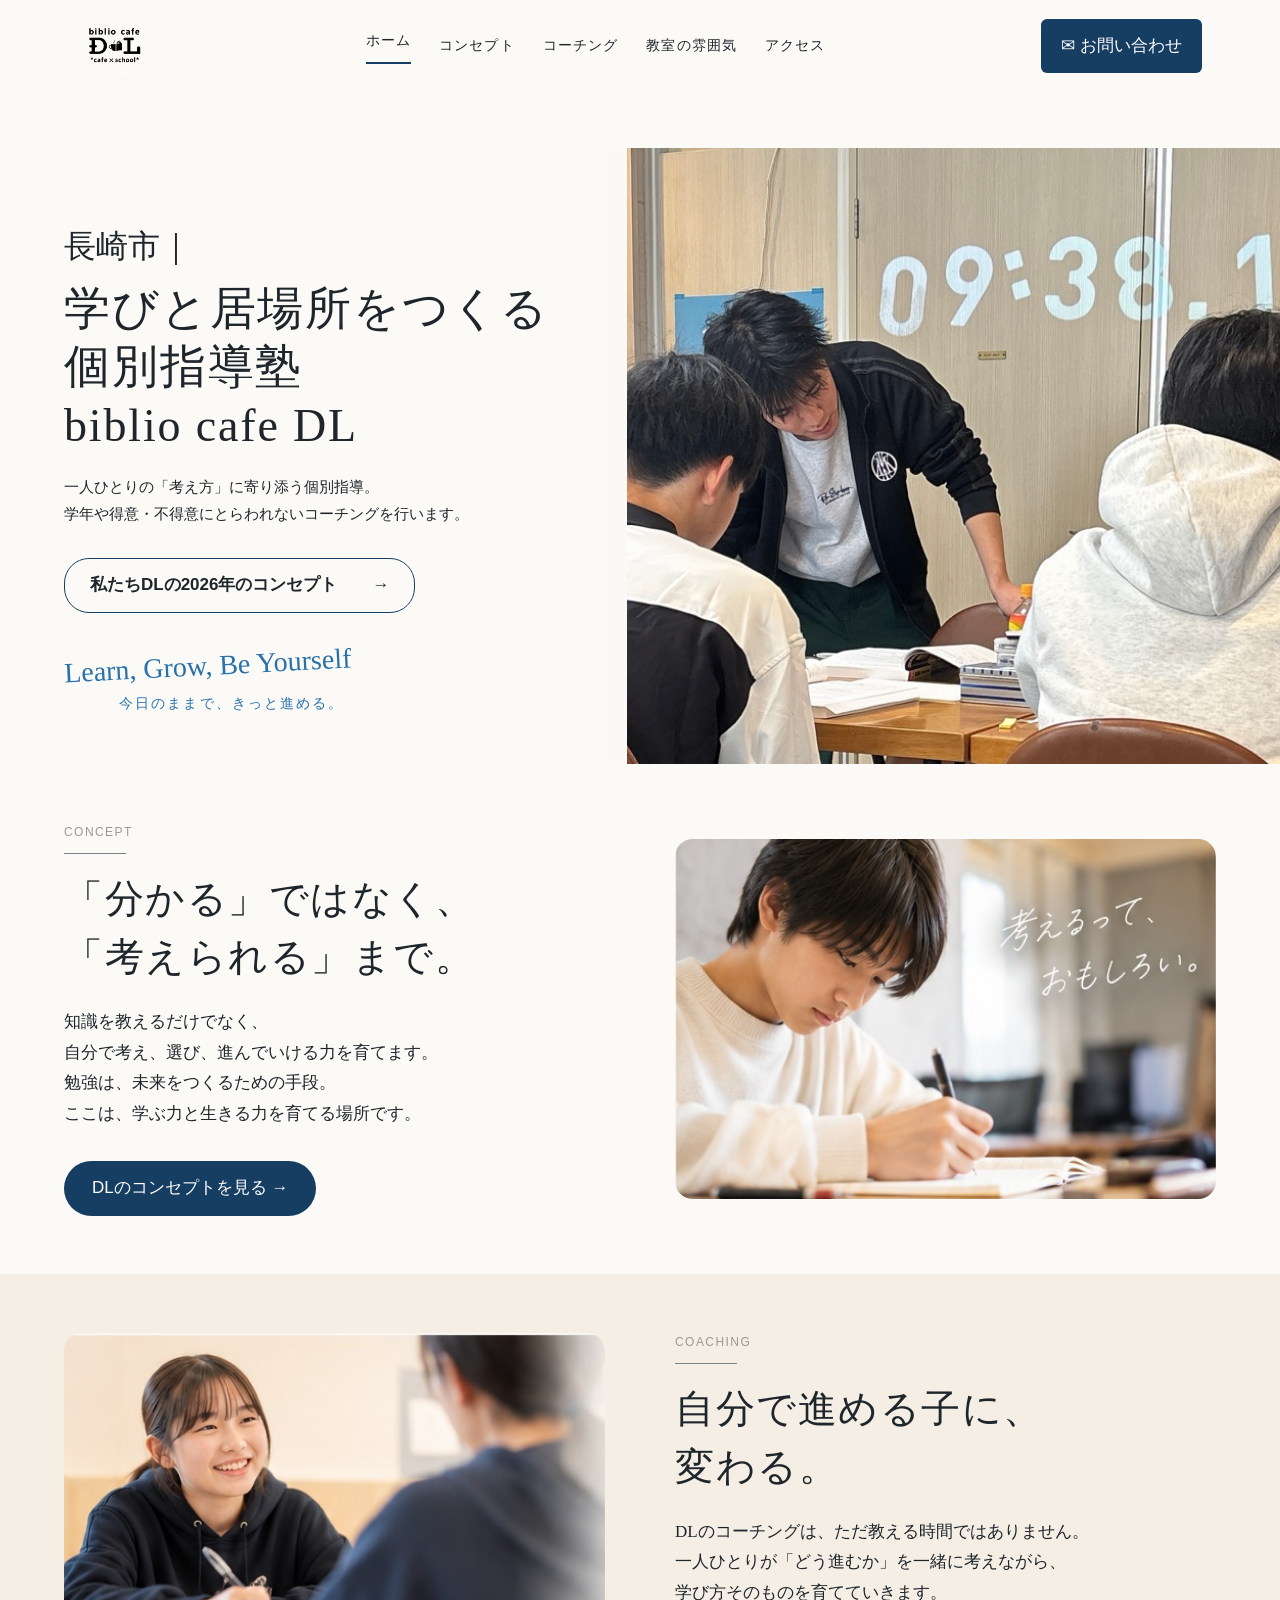
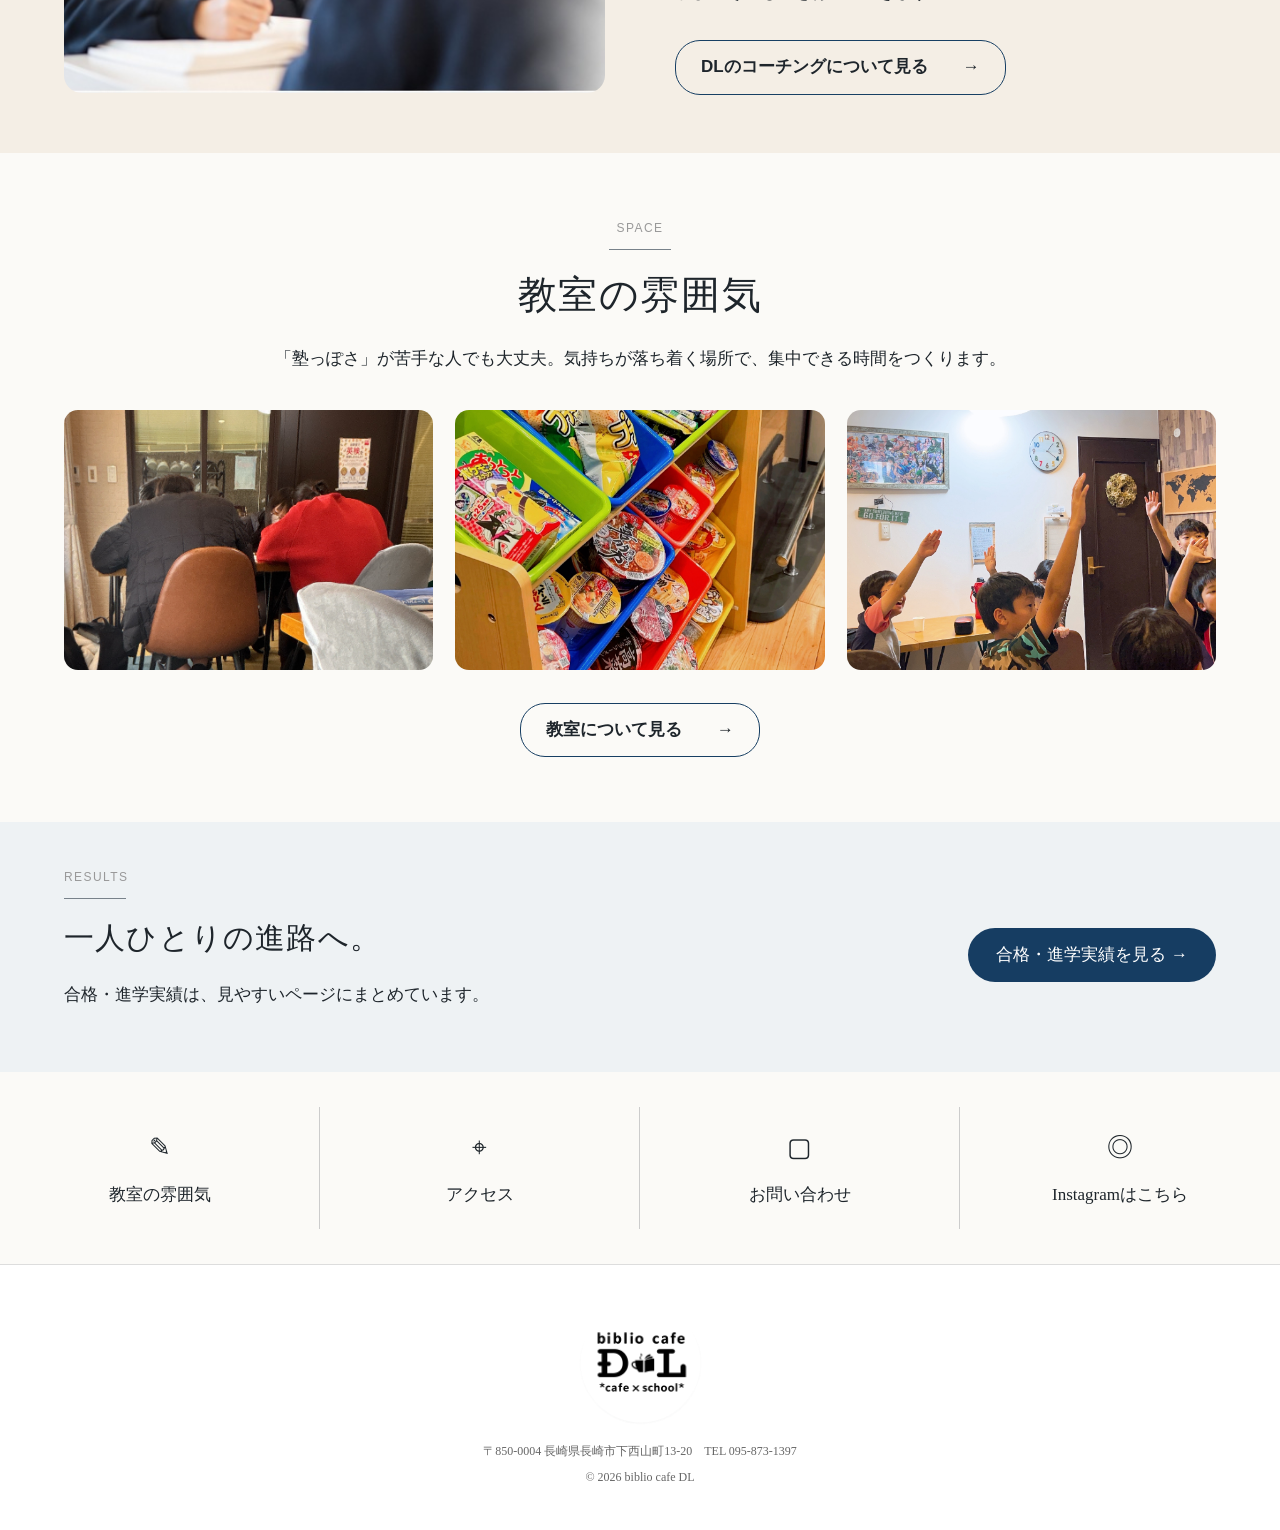
<file: index.html>
<!DOCTYPE html>
<html lang="ja">
<head>
<meta charset="UTF-8">
<meta name="viewport" content="width=device-width, initial-scale=1.0">
<title>biblio cafe DL | 長崎市の個別指導塾</title>
<meta name="description" content="長崎市の個別指導塾 biblio cafe DL。一人ひとりの考え方に寄り添い、自分で考え、進める力を育てる個別コーチング。">
<link rel="icon" href="favicon-32.png">
<link rel="apple-touch-icon" href="favicon-180.png">
<link rel="stylesheet" href="style.css">
</head>
<body class="home-new">
<header class="home-header">
  <a class="home-logo" href="index.html"><img src="images/logo.png" alt="biblio cafe DL"></a>
  <nav class="home-nav" aria-label="メインナビゲーション">
    <a class="active" href="index.html">ホーム</a><a href="concept/index.html">コンセプト</a><a href="coaching/index.html">コーチング</a><a href="#atmosphere">教室の雰囲気</a><a href="access/index.html">アクセス</a>
  </nav>
  <a class="home-contact" href="https://docs.google.com/forms/d/e/1FAIpQLSdgR7h0TdumAXBLx9tAbLhRIxQ76mgIs3fLgzI0AioL52q6gQ/viewform" target="_blank" rel="noopener">✉ お問い合わせ</a>
</header>

<main>
<section class="home-hero">
  <div class="hero-copy">
    <p class="hero-city">長崎市｜</p>
    <h1>学びと居場所をつくる<br>個別指導塾<br>biblio cafe DL</h1>
    <p>一人ひとりの「考え方」に寄り添う個別指導。<br>学年や得意・不得意にとらわれないコーチングを行います。</p>
    <a class="outline-btn" href="concept/index.html">私たちDLの2026年のコンセプト <span>→</span></a>
    <p class="hero-tag">Learn, Grow, Be Yourself</p>
    <p class="hero-subtag">今日のままで、きっと進める。</p>
  </div>
  <div class="hero-photo"><img src="coaching-main.jpg" alt="biblio cafe DLで先生と生徒が学ぶ様子"></div>
</section>

<section class="feature feature-concept">
  <div class="feature-copy">
    <p class="eyebrow">CONCEPT</p>
    <h2>「分かる」ではなく、<br>「考えられる」まで。</h2>
    <p>知識を教えるだけでなく、<br>自分で考え、選び、進んでいける力を育てます。<br>勉強は、未来をつくるための手段。<br>ここは、学ぶ力と生きる力を育てる場所です。</p>
    <a class="solid-btn" href="concept/index.html">DLのコンセプトを見る <span>→</span></a>
  </div>
  <div class="feature-photo"><img src="images/sample-concept.jpg" alt="考えながら学ぶ生徒の様子"></div>
</section>

<section class="feature feature-coaching">
  <div class="feature-photo"><img src="images/sample-coaching.jpg" alt="DLの個別コーチング"></div>
  <div class="feature-copy">
    <p class="eyebrow">COACHING</p>
    <h2>自分で進める子に、<br>変わる。</h2>
    <p>DLのコーチングは、ただ教える時間ではありません。<br>一人ひとりが「どう進むか」を一緒に考えながら、<br>学び方そのものを育てていきます。</p>
    <a class="outline-btn" href="coaching/index.html">DLのコーチングについて見る <span>→</span></a>
  </div>
</section>

<section id="atmosphere" class="atmosphere">
  <p class="eyebrow">SPACE</p><h2>教室の雰囲気</h2>
  <p>「塾っぽさ」が苦手な人でも大丈夫。気持ちが落ち着く場所で、集中できる時間をつくります。</p>
  <div class="atmosphere-grid"><img src="images/small_group.jpg" alt="教室の様子"><img src="images/snacks.jpg" alt="スナックコーナー"><img src="images/yes_we_can.jpg" alt="学びの様子"></div>
  <a class="outline-btn" href="space/index.html">教室について見る <span>→</span></a>
</section>

<section class="home-results">
  <div><p class="eyebrow">RESULTS</p><h2>一人ひとりの進路へ。</h2><p>合格・進学実績は、見やすいページにまとめています。</p></div>
  <a class="solid-btn" href="results/index.html">合格・進学実績を見る <span>→</span></a>
</section>

<section class="quick-links">
  <a href="space/index.html"><span>✎</span>教室の雰囲気</a>
  <a href="access/index.html"><span>⌖</span>アクセス</a>
  <a href="https://docs.google.com/forms/d/e/1FAIpQLSdgR7h0TdumAXBLx9tAbLhRIxQ76mgIs3fLgzI0AioL52q6gQ/viewform" target="_blank" rel="noopener"><span>▢</span>お問い合わせ</a>
  <a href="https://www.instagram.com/bibliocafe_dl/" target="_blank" rel="noopener"><span>◎</span>Instagramはこちら</a>
</section>
</main>
<footer class="home-footer"><img src="images/logo.png" alt="biblio cafe DL"><p>〒850-0004 長崎県長崎市下西山町13-20　TEL 095-873-1397</p><p>© 2026 biblio cafe DL</p></footer>
</body></html>
</file>
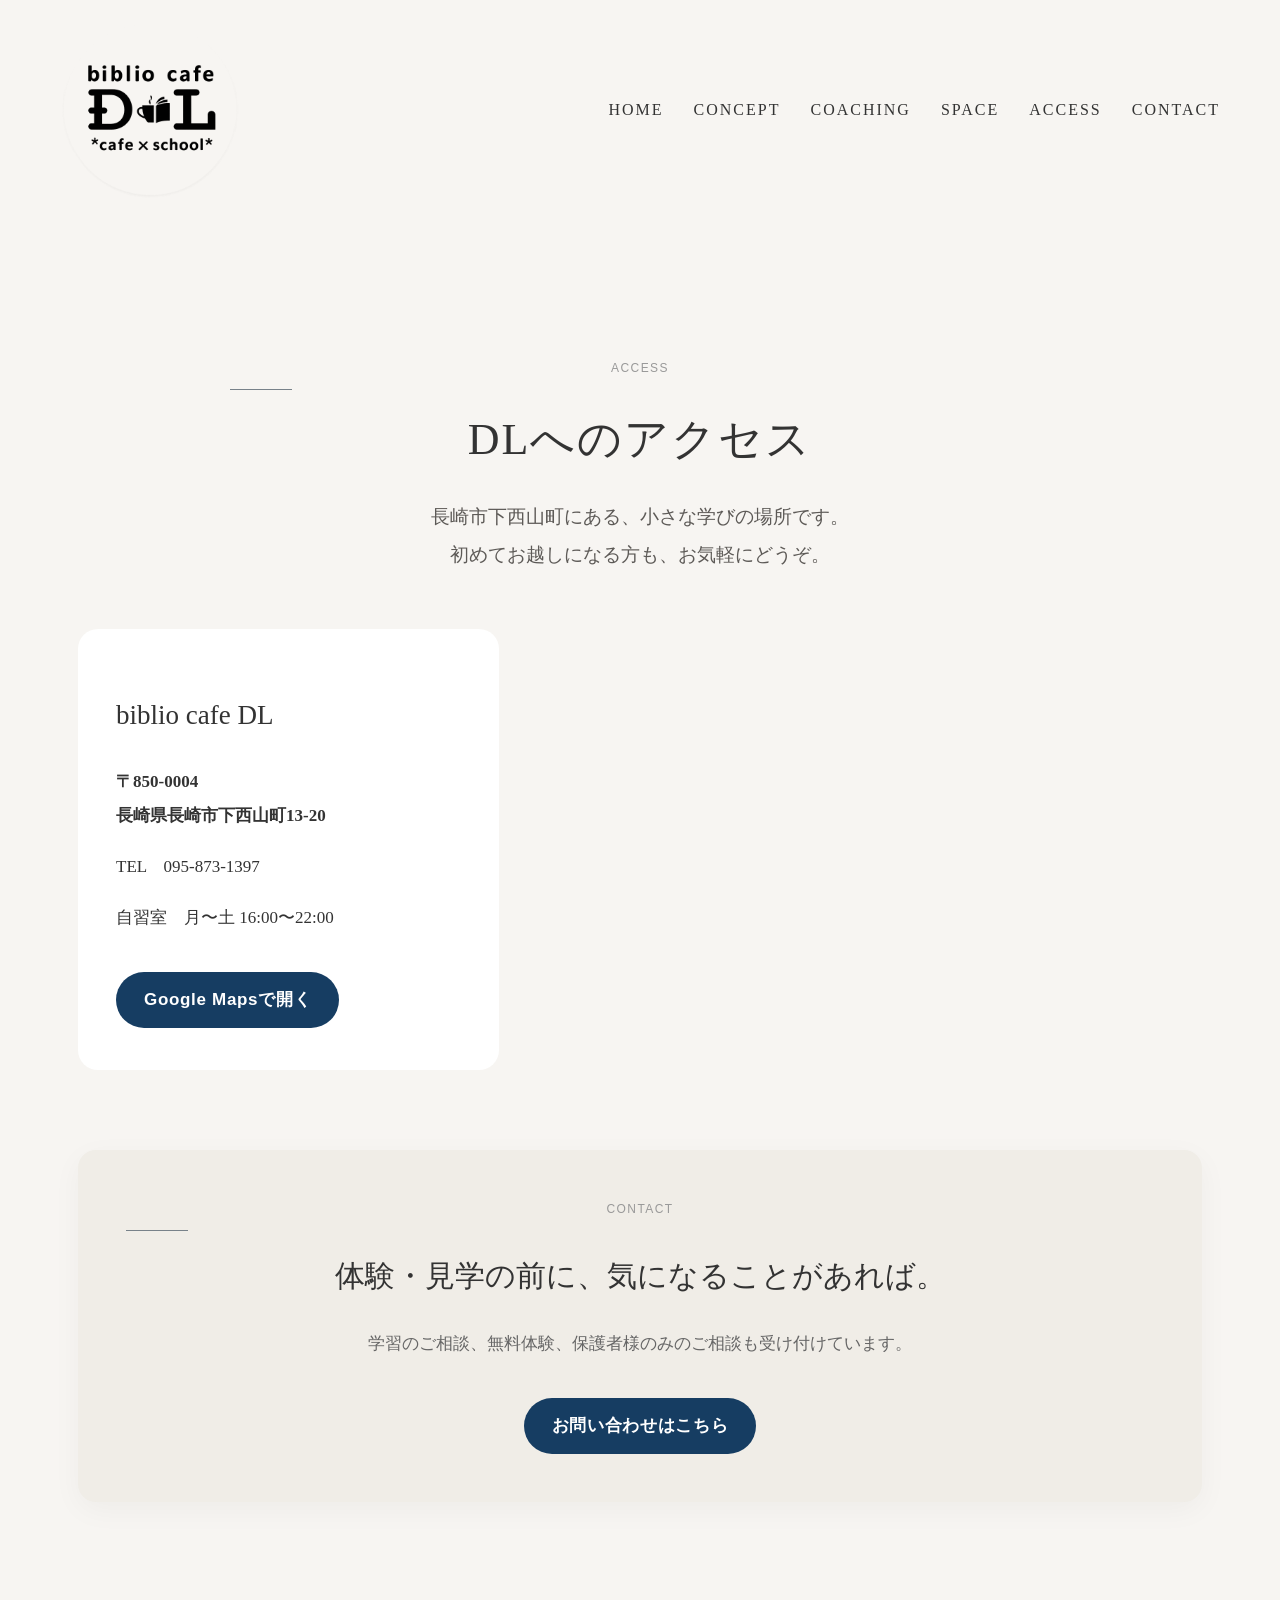
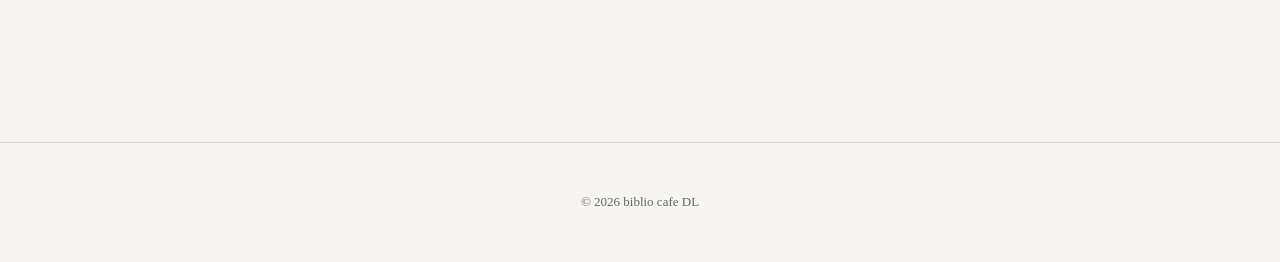
<file: access/index.html>
<!DOCTYPE html><html lang="ja"><head><meta charset="UTF-8"><meta name="viewport" content="width=device-width,initial-scale=1"><title>ACCESS | biblio cafe DL</title><meta name="description" content="biblio cafe DLへのアクセス。長崎県長崎市下西山町13-20。"><link rel="icon" href="../favicon-32.png"><link rel="apple-touch-icon" href="../favicon-180.png"><link rel="stylesheet" href="../style.css"></head><body>
<header class="site-header"><div class="logo"><a href="../index.html"><img src="../images/logo.png" alt="biblio cafe DL"></a></div><nav class="main-nav"><ul><li><a href="../index.html">Home</a></li><li><a href="../concept/index.html">Concept</a></li><li><a href="../coaching/index.html">Coaching</a></li><li><a href="../space/index.html">Space</a></li><li><a href="../access/index.html">Access</a></li><li><a href="https://docs.google.com/forms/d/e/1FAIpQLSdgR7h0TdumAXBLx9tAbLhRIxQ76mgIs3fLgzI0AioL52q6gQ/viewform" target="_blank" rel="noopener">Contact</a></li></ul></nav></header>
<main class="page-shell"><section class="page-intro"><p class="eyebrow">ACCESS</p><h1>DLへのアクセス</h1><p>長崎市下西山町にある、小さな学びの場所です。<br>初めてお越しになる方も、お気軽にどうぞ。</p></section>
<section class="access-layout"><div class="access-card"><h2>biblio cafe DL</h2><p><strong>〒850-0004<br>長崎県長崎市下西山町13-20</strong></p><p>TEL　095-873-1397</p><p>自習室　月〜土 16:00〜22:00</p><a class="primary-button" href="https://www.google.com/maps/search/?api=1&query=biblio+cafe+DL+長崎市下西山町13-20" target="_blank" rel="noopener">Google Mapsで開く</a></div><div class="access-map"><iframe src="https://www.google.com/maps/embed?pb=!1m18!1m12!1m3!1d3355.3024678767365!2d129.88378607469286!3d32.757707884974316!2m3!1f0!2f0!3f0!3m2!1i1024!2i768!4f13.1!3m3!1m2!1s0x351553ab2b35c2a1%3A0xf687008f303d8802!2sbiblio%20cafe%20DL!5e0!3m2!1sja!2sjp!4v1772550015243!5m2!1sja!2sjp" loading="lazy" allowfullscreen referrerpolicy="no-referrer-when-downgrade"></iframe></div></section>
<section class="page-cta"><p class="eyebrow">CONTACT</p><h2>体験・見学の前に、気になることがあれば。</h2><p>学習のご相談、無料体験、保護者様のみのご相談も受け付けています。</p><a class="primary-button" href="https://docs.google.com/forms/d/e/1FAIpQLSdgR7h0TdumAXBLx9tAbLhRIxQ76mgIs3fLgzI0AioL52q6gQ/viewform" target="_blank" rel="noopener">お問い合わせはこちら</a></section></main>
<footer class="simple-footer"><p>© 2026 biblio cafe DL</p></footer></body></html>
</file>
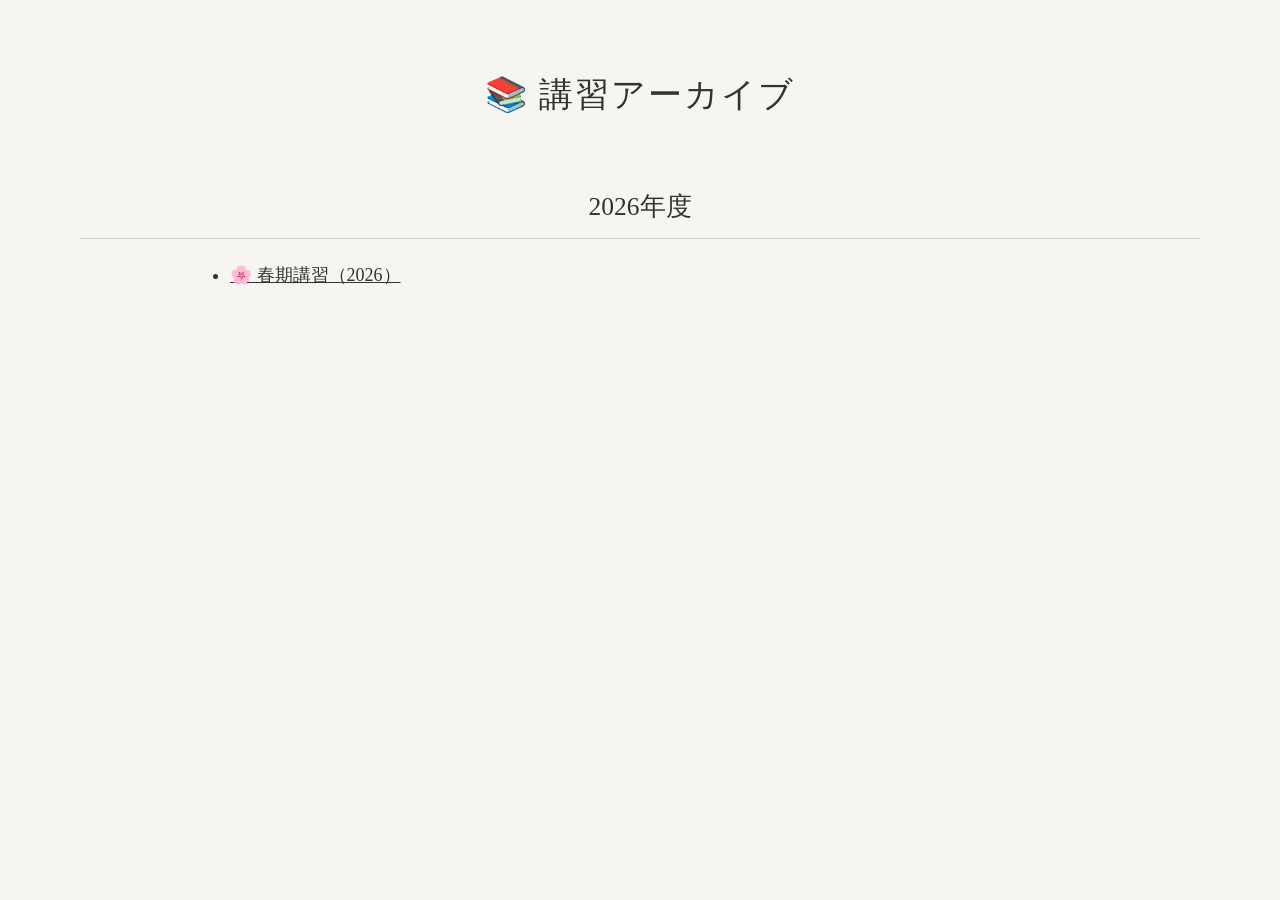
<file: archive/index.html>
<!DOCTYPE html>
<html lang="ja">
<head>
<meta charset="UTF-8">
<title>講習アーカイブ | biblio cafe DL</title>
<link rel="stylesheet" href="../style.css">
</head>

<body>
<div class="container">
<h1>📚 講習アーカイブ</h1>

<section>
<h2>2026年度</h2>
<ul>
<li>
<a href="spring-2026.html">
🌸 春期講習（2026）
</a>
</li>
</ul>
</section>

</div>
</body>
</html>
</file>
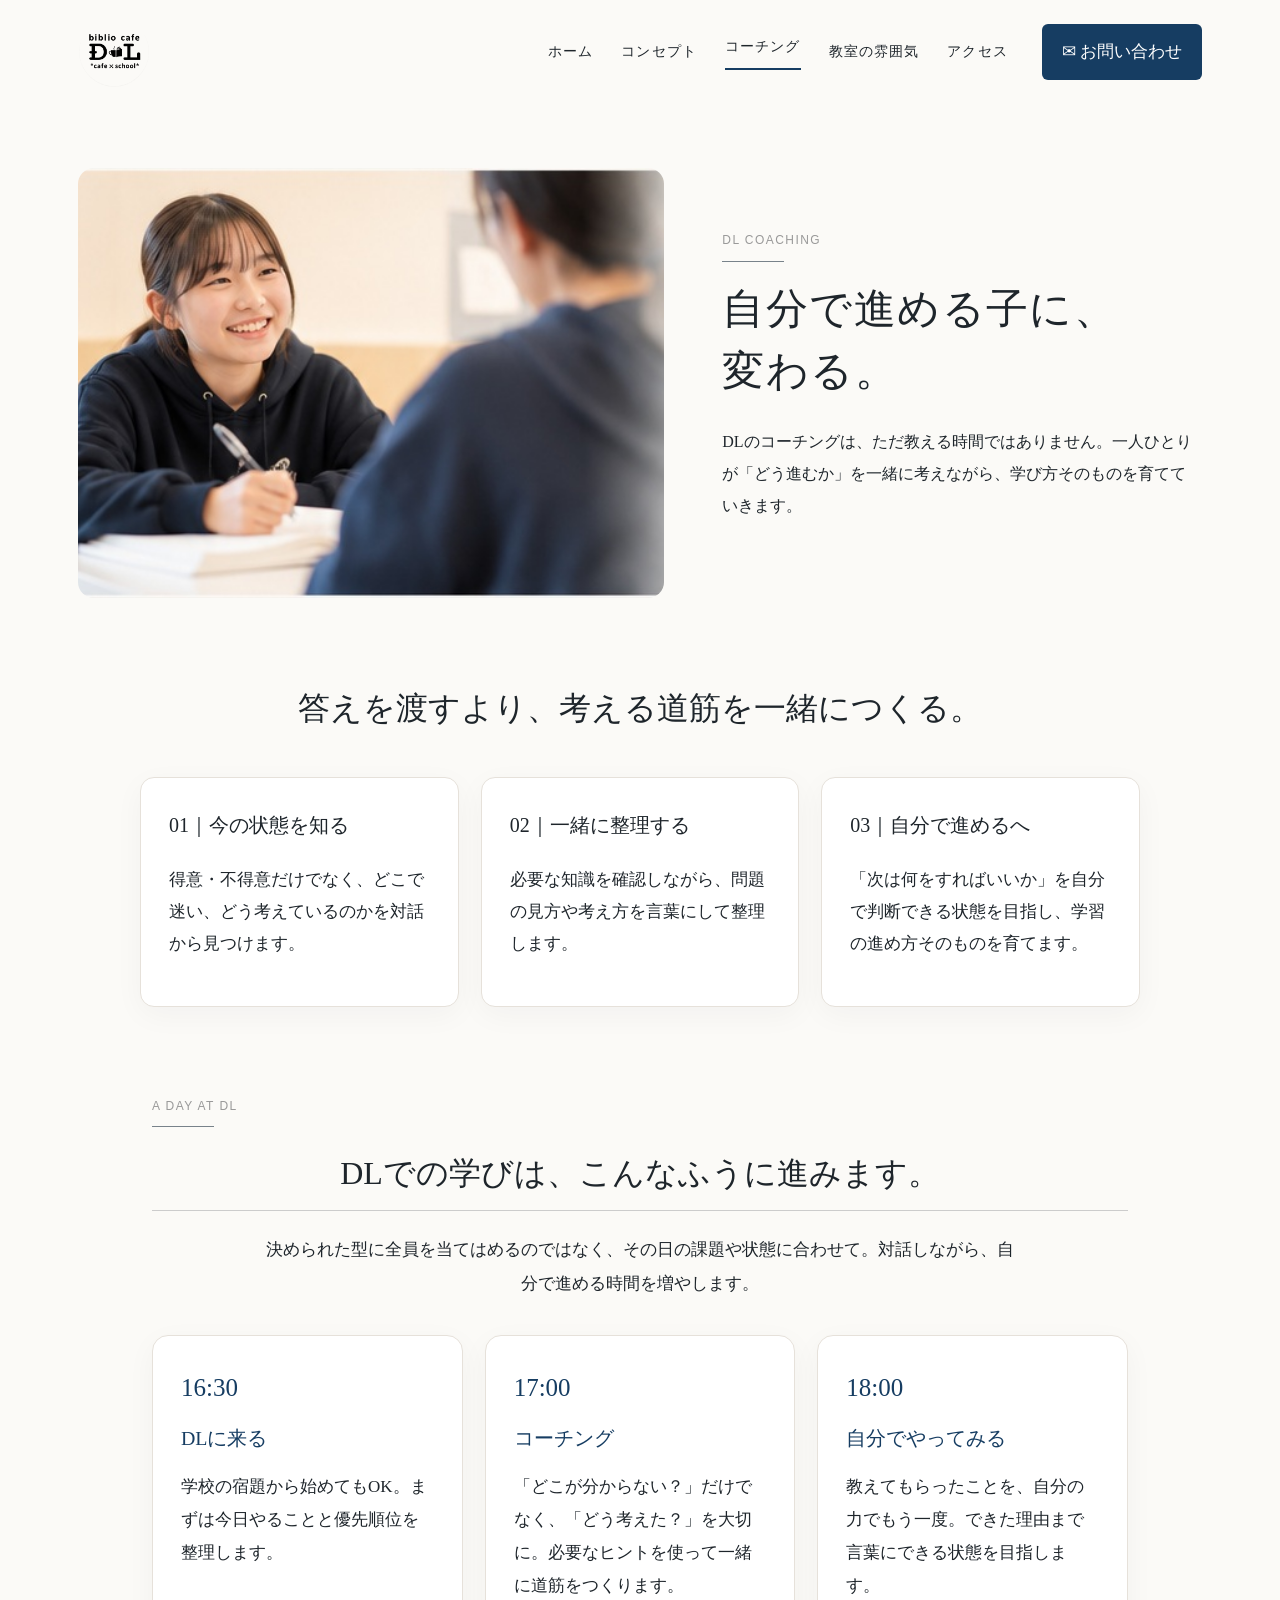
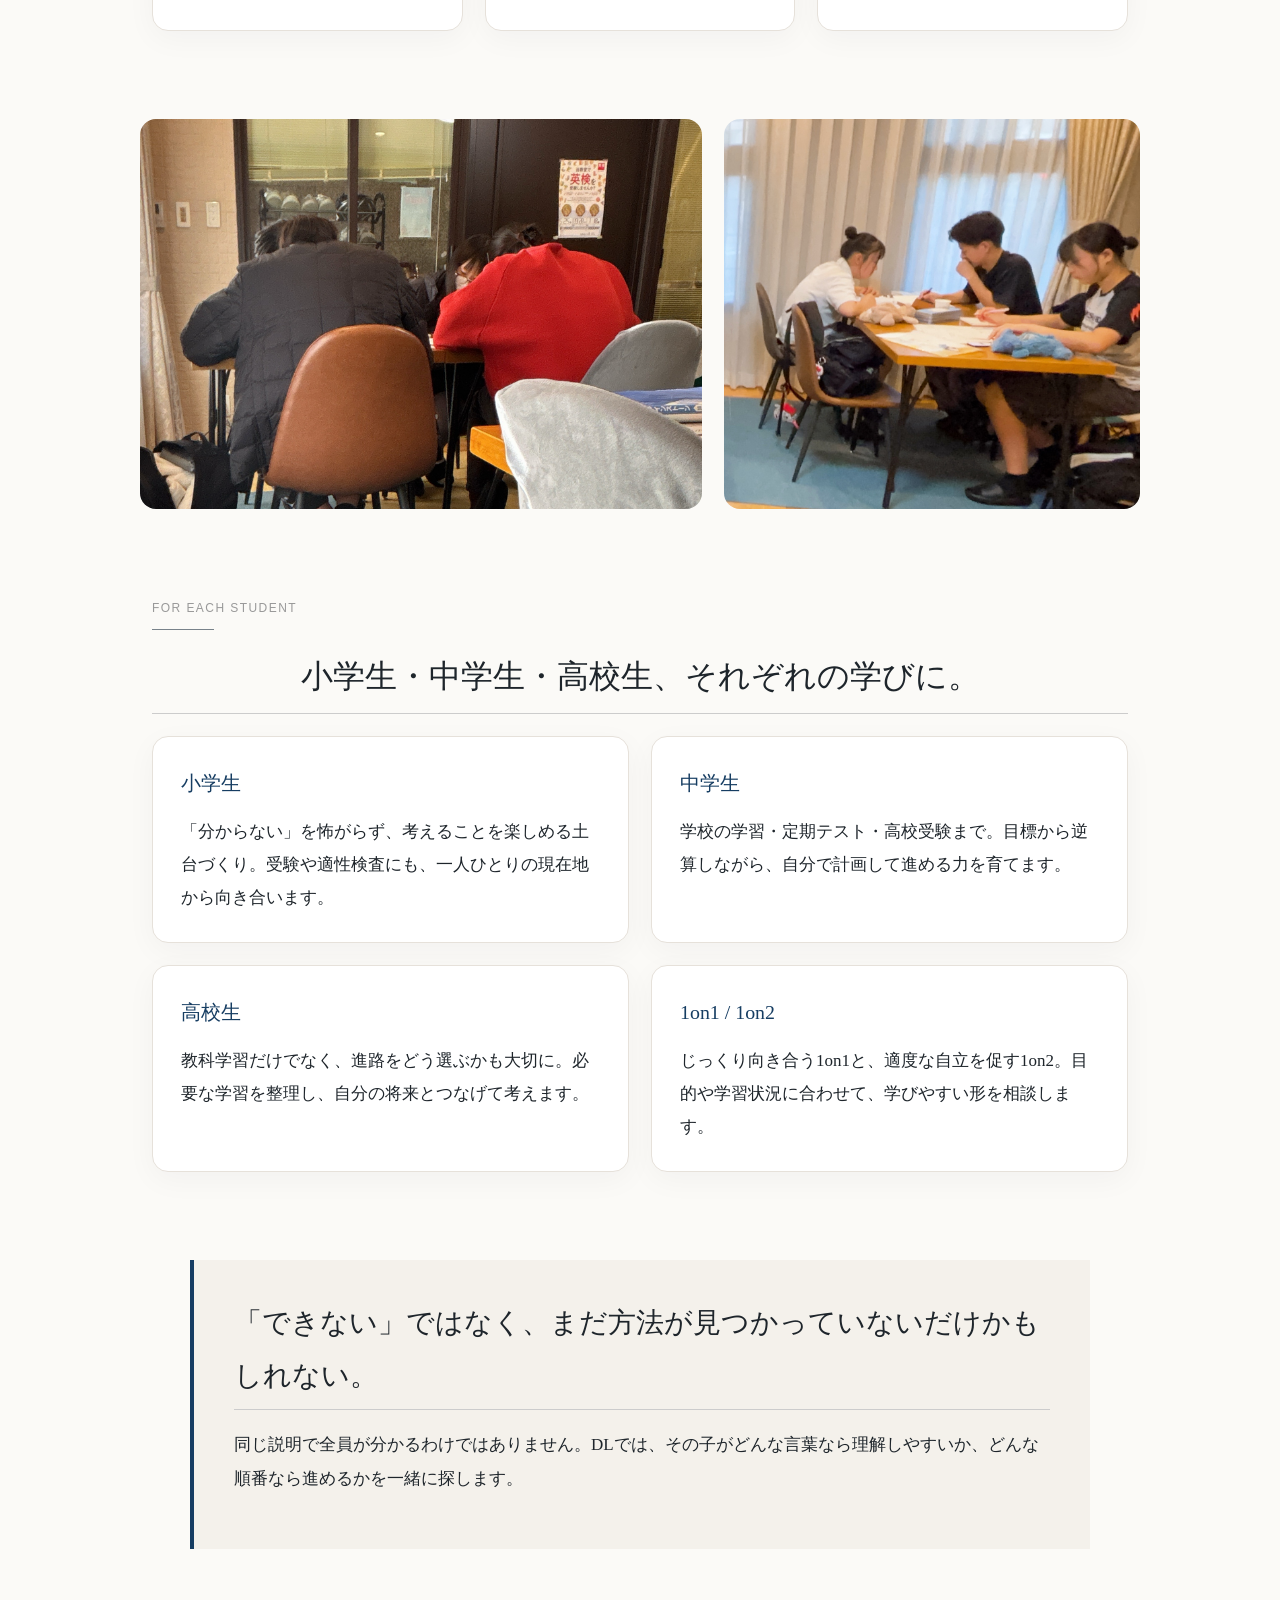
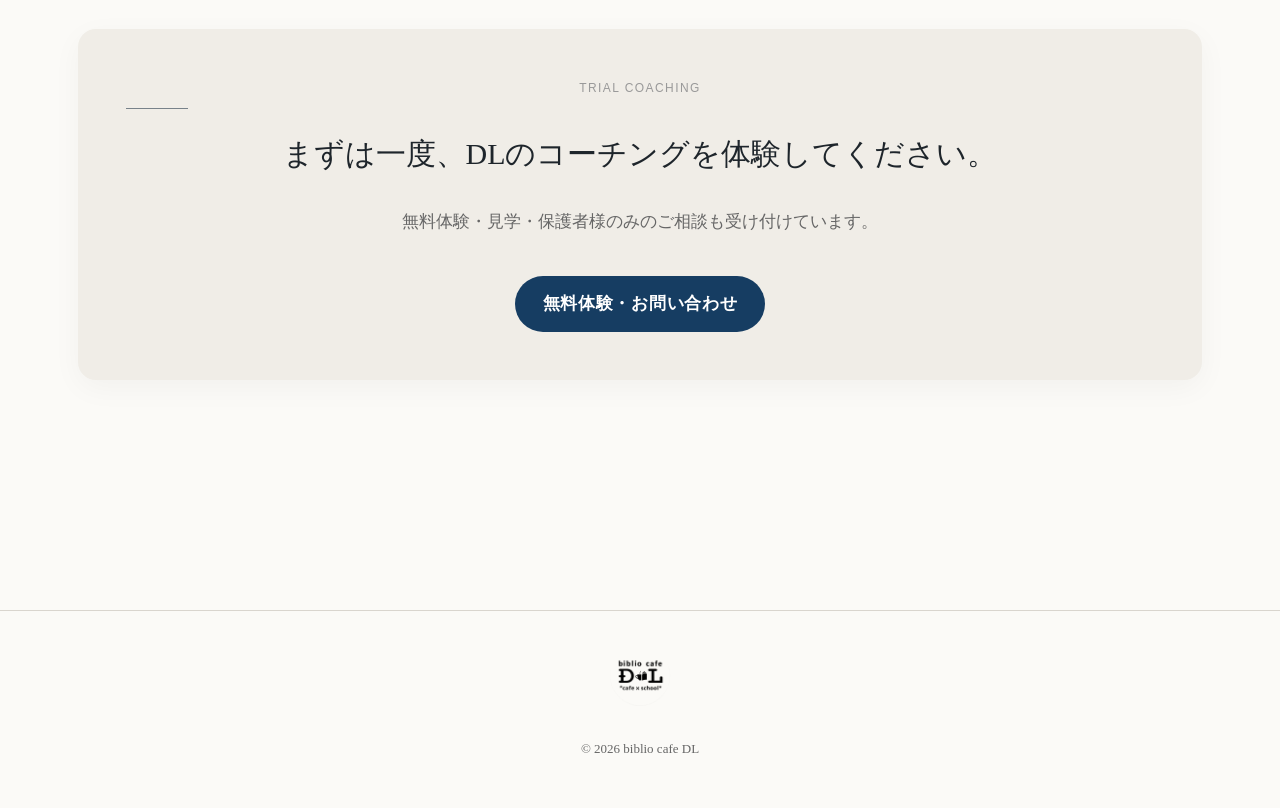
<file: coaching/index.html>
<!doctype html><html lang="ja"><head><meta charset="UTF-8"><meta name="viewport" content="width=device-width,initial-scale=1"><title>Coaching | biblio cafe DL</title><link rel="icon" href="../favicon-32.png"><link rel="stylesheet" href="../style.css"></head><body class="page-new">
<header class="page-header"><a class="page-logo" href="../index.html"><img src="../images/logo.png" alt="biblio cafe DL"></a><nav class="page-nav"><a href="../index.html">ホーム</a><a href="../concept/index.html">コンセプト</a><a class="active" href="../coaching/index.html">コーチング</a><a href="../space/index.html">教室の雰囲気</a><a href="../access/index.html">アクセス</a></nav><a class="page-contact" href="https://docs.google.com/forms/d/e/1FAIpQLSdgR7h0TdumAXBLx9tAbLhRIxQ76mgIs3fLgzI0AioL52q6gQ/viewform" target="_blank" rel="noopener">✉ お問い合わせ</a></header>
<main class="page-shell"><section class="page-visual-hero reverse"><div class="page-visual-photo"><img src="../images/sample-coaching.jpg" alt="生徒と向き合うコーチングのイメージ"></div><div class="page-visual-copy"><p class="eyebrow">DL COACHING</p><h1><span>自分で進める子に、</span><br><span>変わる。</span></h1><p>DLのコーチングは、ただ教える時間ではありません。一人ひとりが「どう進むか」を一緒に考えながら、学び方そのものを育てていきます。</p></div></section>
<section class="editorial-section"><h2>答えを渡すより、考える道筋を一緒につくる。</h2><div class="editorial-grid"><article class="editorial-card"><h3>01｜今の状態を知る</h3><p>得意・不得意だけでなく、どこで迷い、どう考えているのかを対話から見つけます。</p></article><article class="editorial-card"><h3>02｜一緒に整理する</h3><p>必要な知識を確認しながら、問題の見方や考え方を言葉にして整理します。</p></article><article class="editorial-card"><h3>03｜自分で進めるへ</h3><p>「次は何をすればいいか」を自分で判断できる状態を目指し、学習の進め方そのものを育てます。</p></article></div></section>
<section class="story-section"><p class="eyebrow">A DAY AT DL</p><h2>DLでの学びは、こんなふうに進みます。</h2><p class="section-lead">決められた型に全員を当てはめるのではなく、その日の課題や状態に合わせて。対話しながら、自分で進める時間を増やします。</p><div class="day-flow"><article class="day-item"><div class="day-time">16:30</div><h3>DLに来る</h3><p>学校の宿題から始めてもOK。まずは今日やることと優先順位を整理します。</p></article><article class="day-item"><div class="day-time">17:00</div><h3>コーチング</h3><p>「どこが分からない？」だけでなく、「どう考えた？」を大切に。必要なヒントを使って一緒に道筋をつくります。</p></article><article class="day-item"><div class="day-time">18:00</div><h3>自分でやってみる</h3><p>教えてもらったことを、自分の力でもう一度。できた理由まで言葉にできる状態を目指します。</p></article></div></section>
<section class="photo-pair"><img src="../images/small_group.jpg" alt="DLで学ぶ様子"><img src="../images/dialog.jpg" alt="対話しながら学ぶ様子"></section>
<section class="story-section"><p class="eyebrow">FOR EACH STUDENT</p><h2>小学生・中学生・高校生、それぞれの学びに。</h2><div class="difference-grid"><article class="difference-card"><h3>小学生</h3><p>「分からない」を怖がらず、考えることを楽しめる土台づくり。受験や適性検査にも、一人ひとりの現在地から向き合います。</p></article><article class="difference-card"><h3>中学生</h3><p>学校の学習・定期テスト・高校受験まで。目標から逆算しながら、自分で計画して進める力を育てます。</p></article><article class="difference-card"><h3>高校生</h3><p>教科学習だけでなく、進路をどう選ぶかも大切に。必要な学習を整理し、自分の将来とつなげて考えます。</p></article><article class="difference-card"><h3>1on1 / 1on2</h3><p>じっくり向き合う1on1と、適度な自立を促す1on2。目的や学習状況に合わせて、学びやすい形を相談します。</p></article></div></section>
<section class="note-band"><h2>「できない」ではなく、まだ方法が見つかっていないだけかもしれない。</h2><p>同じ説明で全員が分かるわけではありません。DLでは、その子がどんな言葉なら理解しやすいか、どんな順番なら進めるかを一緒に探します。</p></section>
<section class="page-cta"><p class="eyebrow">TRIAL COACHING</p><h2>まずは一度、DLのコーチングを体験してください。</h2><p>無料体験・見学・保護者様のみのご相談も受け付けています。</p><a class="primary-button" href="https://docs.google.com/forms/d/e/1FAIpQLSdgR7h0TdumAXBLx9tAbLhRIxQ76mgIs3fLgzI0AioL52q6gQ/viewform" target="_blank" rel="noopener">無料体験・お問い合わせ</a></section></main><footer class="page-footer"><img src="../images/logo.png" alt="biblio cafe DL"><p>© 2026 biblio cafe DL</p></footer></body></html>
</file>
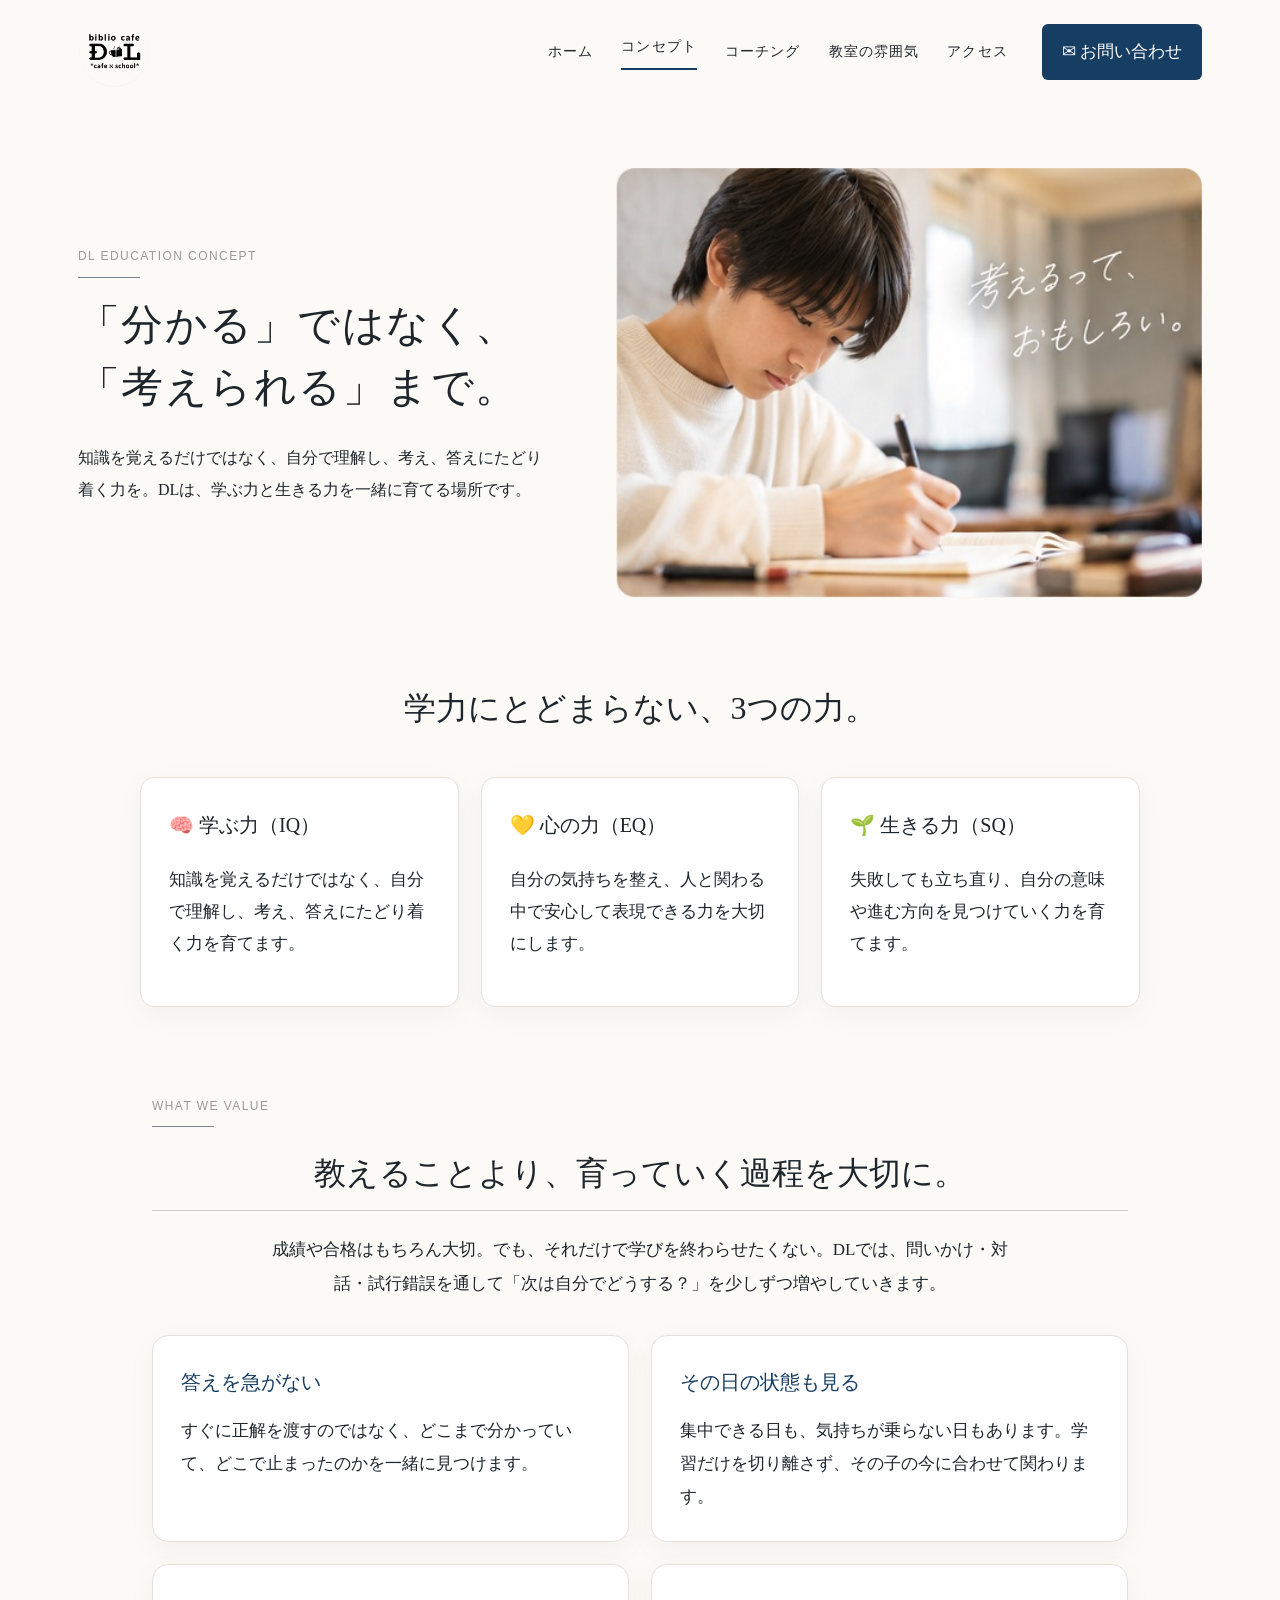
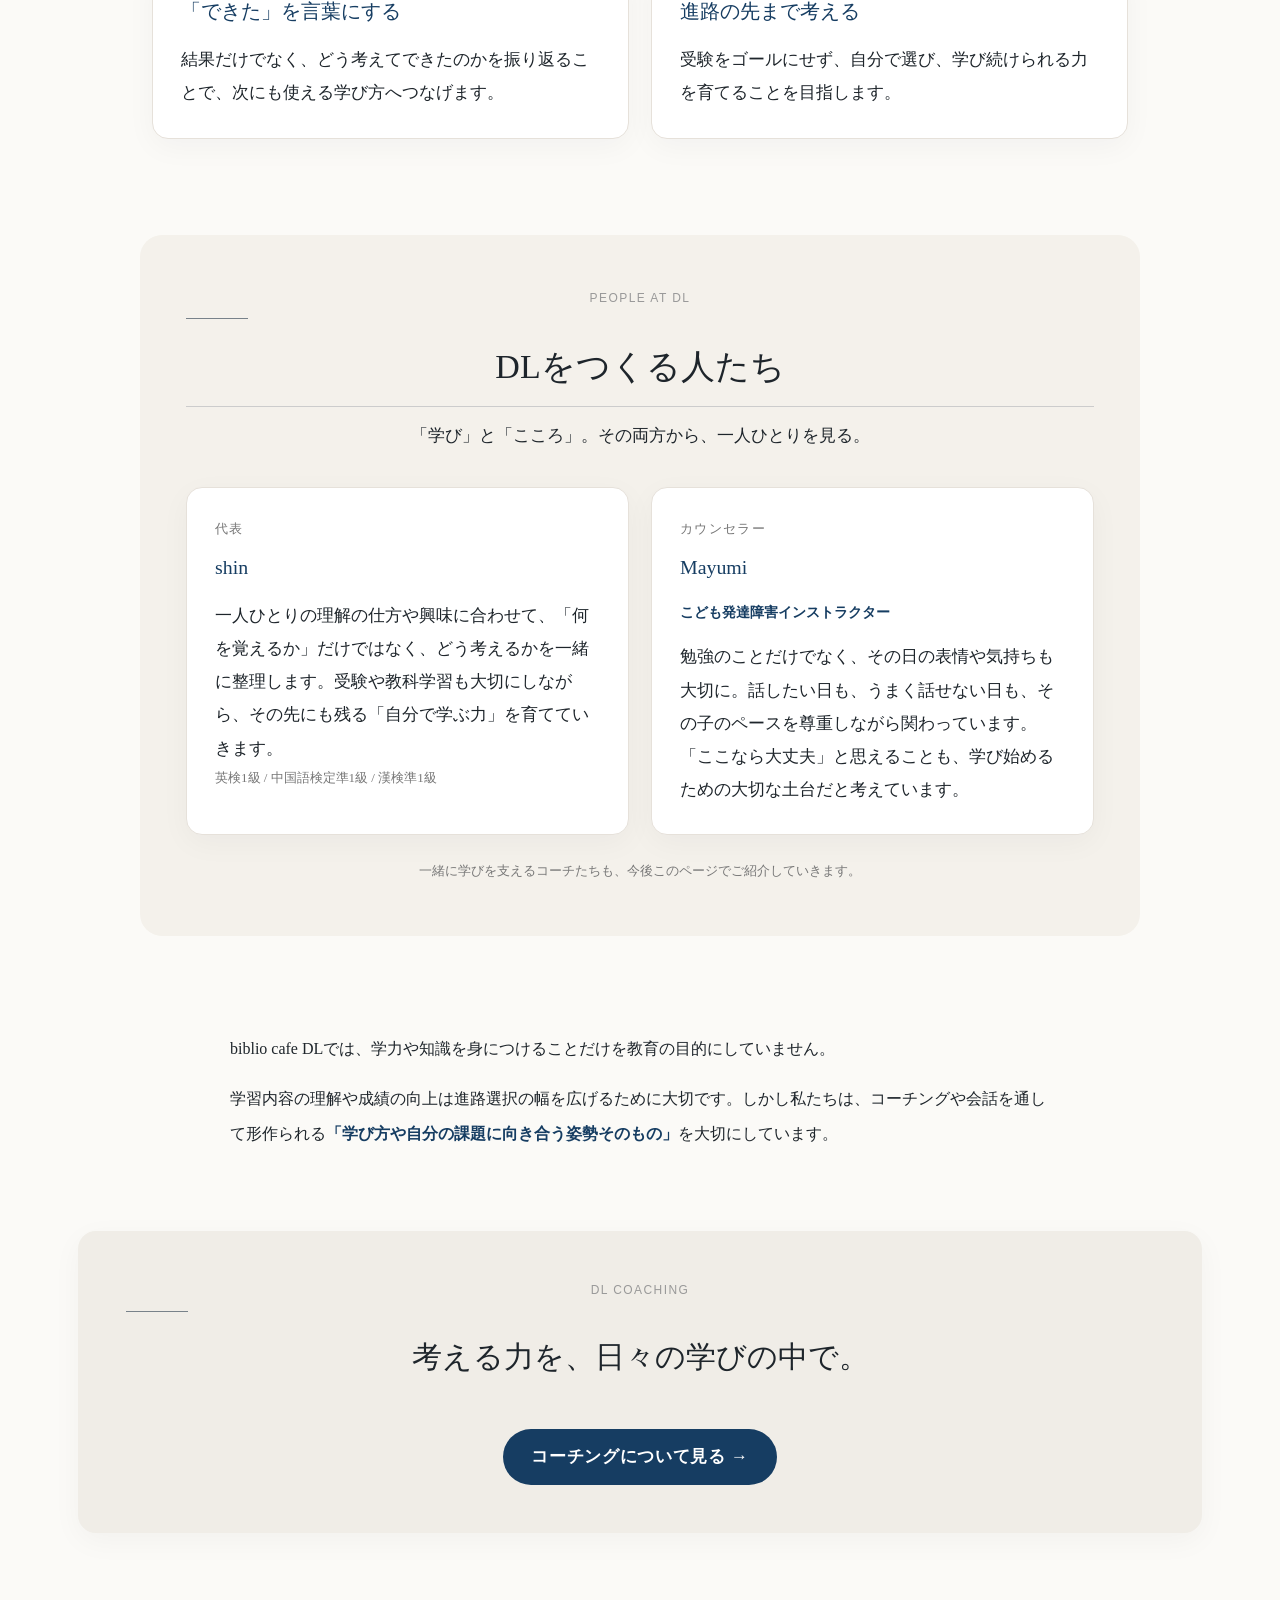
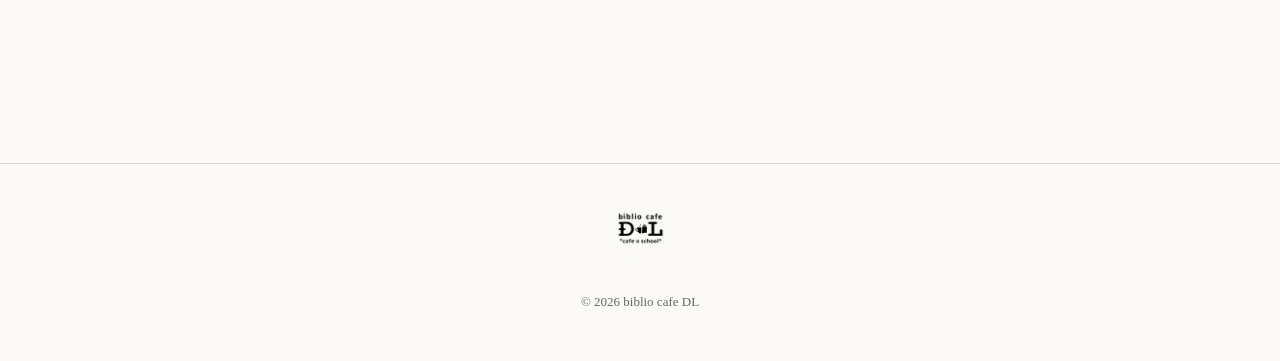
<file: concept/index.html>
<!doctype html><html lang="ja"><head><meta charset="UTF-8"><meta name="viewport" content="width=device-width,initial-scale=1"><title>Concept | biblio cafe DL</title><link rel="icon" href="../favicon-32.png"><link rel="stylesheet" href="../style.css"></head><body class="page-new">
<header class="page-header"><a class="page-logo" href="../index.html"><img src="../images/logo.png" alt="biblio cafe DL"></a><nav class="page-nav"><a href="../index.html">ホーム</a><a class="active" href="../concept/index.html">コンセプト</a><a href="../coaching/index.html">コーチング</a><a href="../space/index.html">教室の雰囲気</a><a href="../access/index.html">アクセス</a></nav><a class="page-contact" href="https://docs.google.com/forms/d/e/1FAIpQLSdgR7h0TdumAXBLx9tAbLhRIxQ76mgIs3fLgzI0AioL52q6gQ/viewform" target="_blank" rel="noopener">✉ お問い合わせ</a></header>
<main class="page-shell"><section class="page-visual-hero"><div class="page-visual-copy"><p class="eyebrow">DL EDUCATION CONCEPT</p><h1><span>「分かる」ではなく、</span><br><span>「考えられる」まで。</span></h1><p>知識を覚えるだけではなく、自分で理解し、考え、答えにたどり着く力を。DLは、学ぶ力と生きる力を一緒に育てる場所です。</p></div><div class="page-visual-photo"><img src="../images/sample-concept.jpg" alt="考えながら学ぶ生徒のイメージ"></div></section>
<section class="editorial-section"><h2>学力にとどまらない、3つの力。</h2><div class="editorial-grid"><article class="editorial-card"><h3>🧠 学ぶ力（IQ）</h3><p>知識を覚えるだけではなく、自分で理解し、考え、答えにたどり着く力を育てます。</p></article><article class="editorial-card"><h3>💛 心の力（EQ）</h3><p>自分の気持ちを整え、人と関わる中で安心して表現できる力を大切にします。</p></article><article class="editorial-card"><h3>🌱 生きる力（SQ）</h3><p>失敗しても立ち直り、自分の意味や進む方向を見つけていく力を育てます。</p></article></div></section>
<section class="story-section"><p class="eyebrow">WHAT WE VALUE</p><h2>教えることより、育っていく過程を大切に。</h2><p class="section-lead">成績や合格はもちろん大切。でも、それだけで学びを終わらせたくない。DLでは、問いかけ・対話・試行錯誤を通して「次は自分でどうする？」を少しずつ増やしていきます。</p><div class="difference-grid"><article class="difference-card"><h3>答えを急がない</h3><p>すぐに正解を渡すのではなく、どこまで分かっていて、どこで止まったのかを一緒に見つけます。</p></article><article class="difference-card"><h3>その日の状態も見る</h3><p>集中できる日も、気持ちが乗らない日もあります。学習だけを切り離さず、その子の今に合わせて関わります。</p></article><article class="difference-card"><h3>「できた」を言葉にする</h3><p>結果だけでなく、どう考えてできたのかを振り返ることで、次にも使える学び方へつなげます。</p></article><article class="difference-card"><h3>進路の先まで考える</h3><p>受験をゴールにせず、自分で選び、学び続けられる力を育てることを目指します。</p></article></div></section>
<section class="people-wrap"><p class="eyebrow">PEOPLE AT DL</p><h2>DLをつくる人たち</h2><p class="people-lead">「学び」と「こころ」。その両方から、一人ひとりを見る。</p><div class="people-grid"><article class="person-card"><p class="person-role">代表</p><h3>shin</h3><p>一人ひとりの理解の仕方や興味に合わせて、「何を覚えるか」だけではなく、どう考えるかを一緒に整理します。受験や教科学習も大切にしながら、その先にも残る「自分で学ぶ力」を育てていきます。</p><p class="person-credential subtle">英検1級 / 中国語検定準1級 / 漢検準1級</p></article><article class="person-card"><p class="person-role">カウンセラー</p><h3>Mayumi</h3><p class="person-credential">こども発達障害インストラクター</p><p>勉強のことだけでなく、その日の表情や気持ちも大切に。話したい日も、うまく話せない日も、その子のペースを尊重しながら関わっています。「ここなら大丈夫」と思えることも、学び始めるための大切な土台だと考えています。</p></article></div><p class="future-staff">一緒に学びを支えるコーチたちも、今後このページでご紹介していきます。</p></section>
<section class="editorial-copy"><p>biblio cafe DLでは、学力や知識を身につけることだけを教育の目的にしていません。</p><p>学習内容の理解や成績の向上は進路選択の幅を広げるために大切です。しかし私たちは、コーチングや会話を通して形作られる<strong>「学び方や自分の課題に向き合う姿勢そのもの」</strong>を大切にしています。</p></section>
<section class="page-cta"><p class="eyebrow">DL COACHING</p><h2>考える力を、日々の学びの中で。</h2><a class="primary-button" href="../coaching/index.html">コーチングについて見る →</a></section></main><footer class="page-footer"><img src="../images/logo.png" alt="biblio cafe DL"><p>© 2026 biblio cafe DL</p></footer></body></html>
</file>
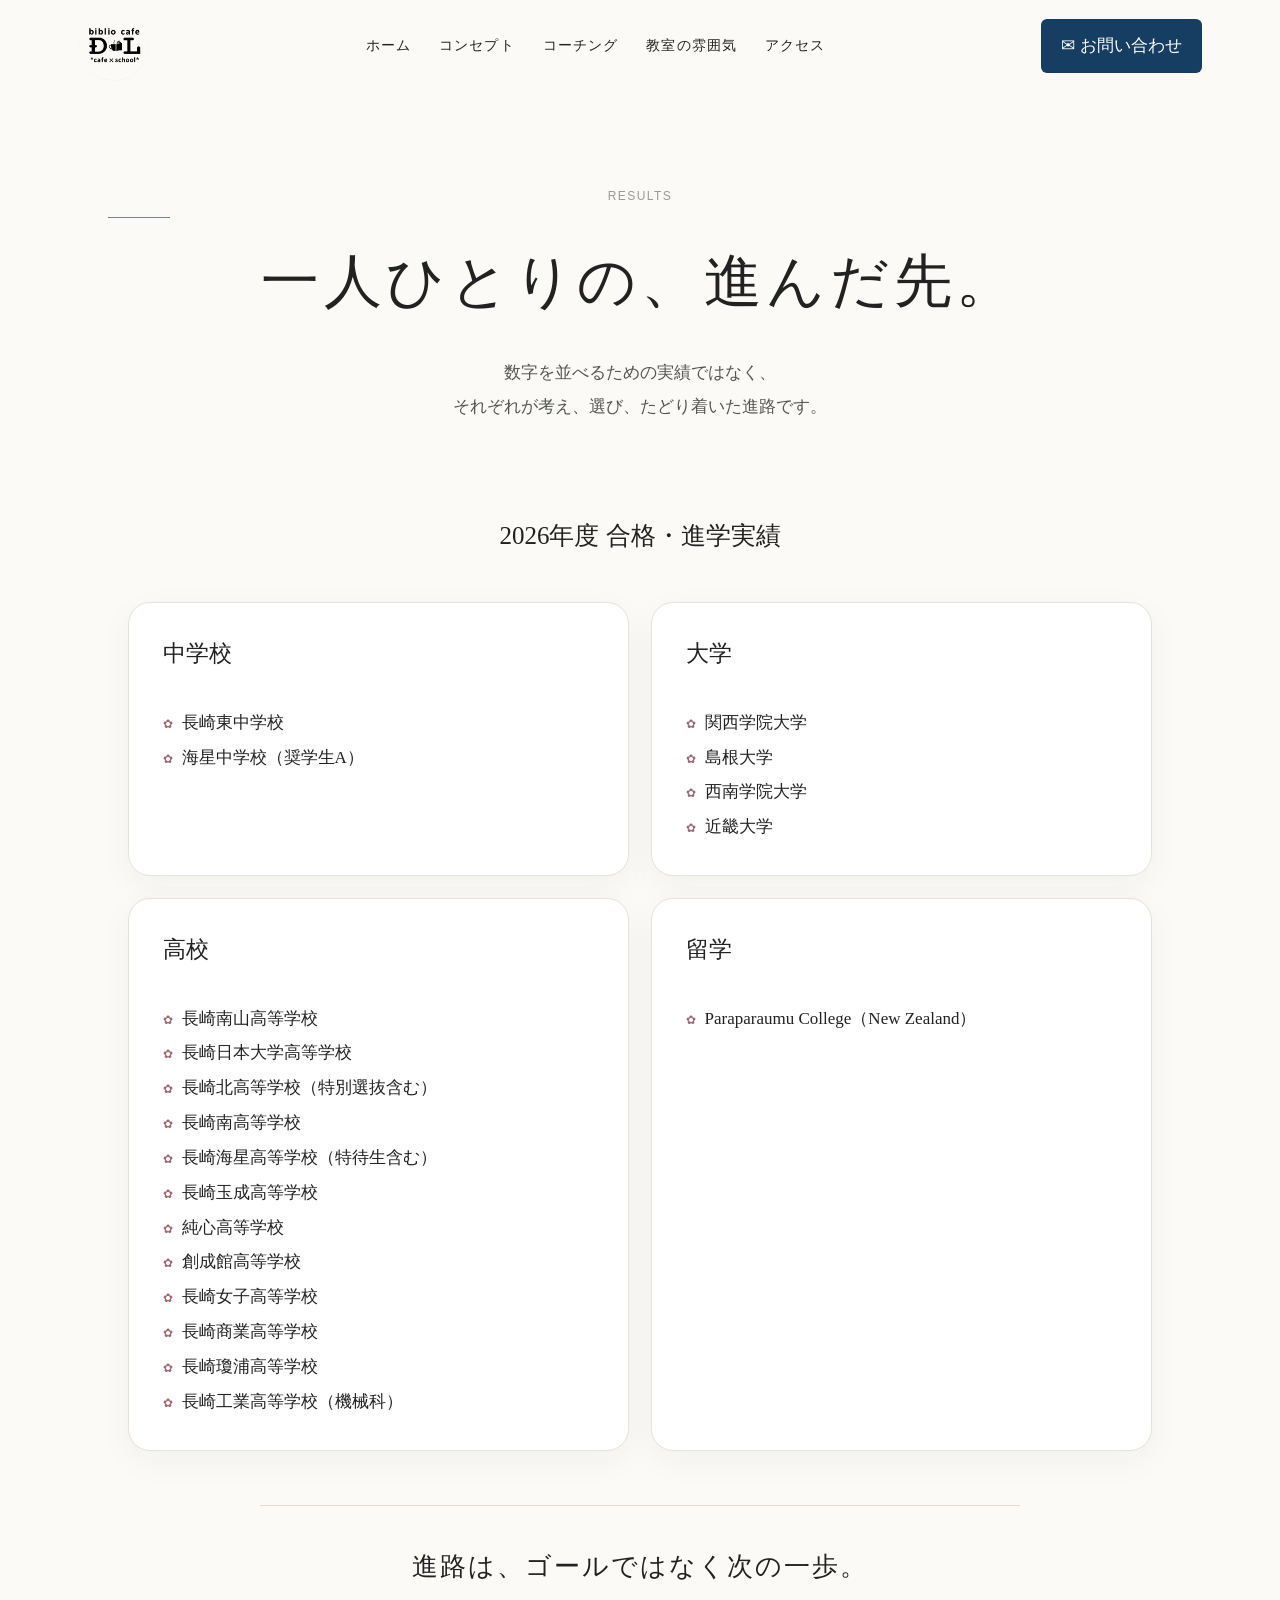
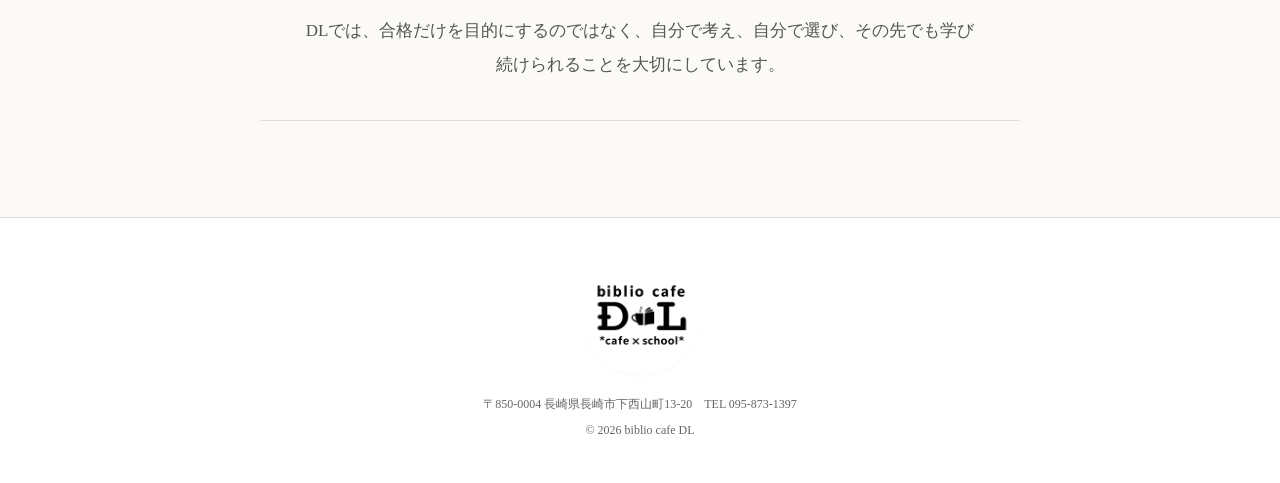
<file: results/index.html>
<!DOCTYPE html><html lang="ja"><head><meta charset="UTF-8"><meta name="viewport" content="width=device-width,initial-scale=1.0"><title>合格・進学実績 | biblio cafe DL</title><meta name="description" content="biblio cafe DLの合格・進学実績。"><link rel="icon" href="../favicon-32.png"><link rel="stylesheet" href="../style.css"></head>
<body class="home-new results-page">
<header class="home-header"><a class="home-logo" href="../index.html"><img src="../images/logo.png" alt="biblio cafe DL"></a><nav class="home-nav"><a href="../index.html">ホーム</a><a href="../concept/index.html">コンセプト</a><a href="../coaching/index.html">コーチング</a><a href="../index.html#atmosphere">教室の雰囲気</a><a href="../access/index.html">アクセス</a></nav><a class="home-contact" href="https://docs.google.com/forms/d/e/1FAIpQLSdgR7h0TdumAXBLx9tAbLhRIxQ76mgIs3fLgzI0AioL52q6gQ/viewform" target="_blank" rel="noopener">✉ お問い合わせ</a></header>
<main><section class="results-hero"><p class="eyebrow">RESULTS</p><h1>一人ひとりの、進んだ先。</h1><p>数字を並べるための実績ではなく、<br>それぞれが考え、選び、たどり着いた進路です。</p></section>
<section class="results-wrap"><h2 class="results-year">2026年度 合格・進学実績</h2><div class="results-cards-new">
<article class="result-card-new"><h2>中学校</h2><ul><li>長崎東中学校</li><li>海星中学校（奨学生A）</li></ul></article>
<article class="result-card-new"><h2>大学</h2><ul><li>関西学院大学</li><li>島根大学</li><li>西南学院大学</li><li>近畿大学</li></ul></article>
<article class="result-card-new"><h2>高校</h2><ul><li>長崎南山高等学校</li><li>長崎日本大学高等学校</li><li>長崎北高等学校（特別選抜含む）</li><li>長崎南高等学校</li><li>長崎海星高等学校（特待生含む）</li><li>長崎玉成高等学校</li><li>純心高等学校</li><li>創成館高等学校</li><li>長崎女子高等学校</li><li>長崎商業高等学校</li><li>長崎瓊浦高等学校</li><li>長崎工業高等学校（機械科）</li></ul></article>
<article class="result-card-new"><h2>留学</h2><ul><li>Paraparaumu College（New Zealand）</li></ul></article>
</div><div class="results-message"><h2>進路は、ゴールではなく次の一歩。</h2><p>DLでは、合格だけを目的にするのではなく、自分で考え、自分で選び、その先でも学び続けられることを大切にしています。</p></div></section></main>
<footer class="home-footer"><img src="../images/logo.png" alt="biblio cafe DL"><p>〒850-0004 長崎県長崎市下西山町13-20　TEL 095-873-1397</p><p>© 2026 biblio cafe DL</p></footer></body></html>
</file>
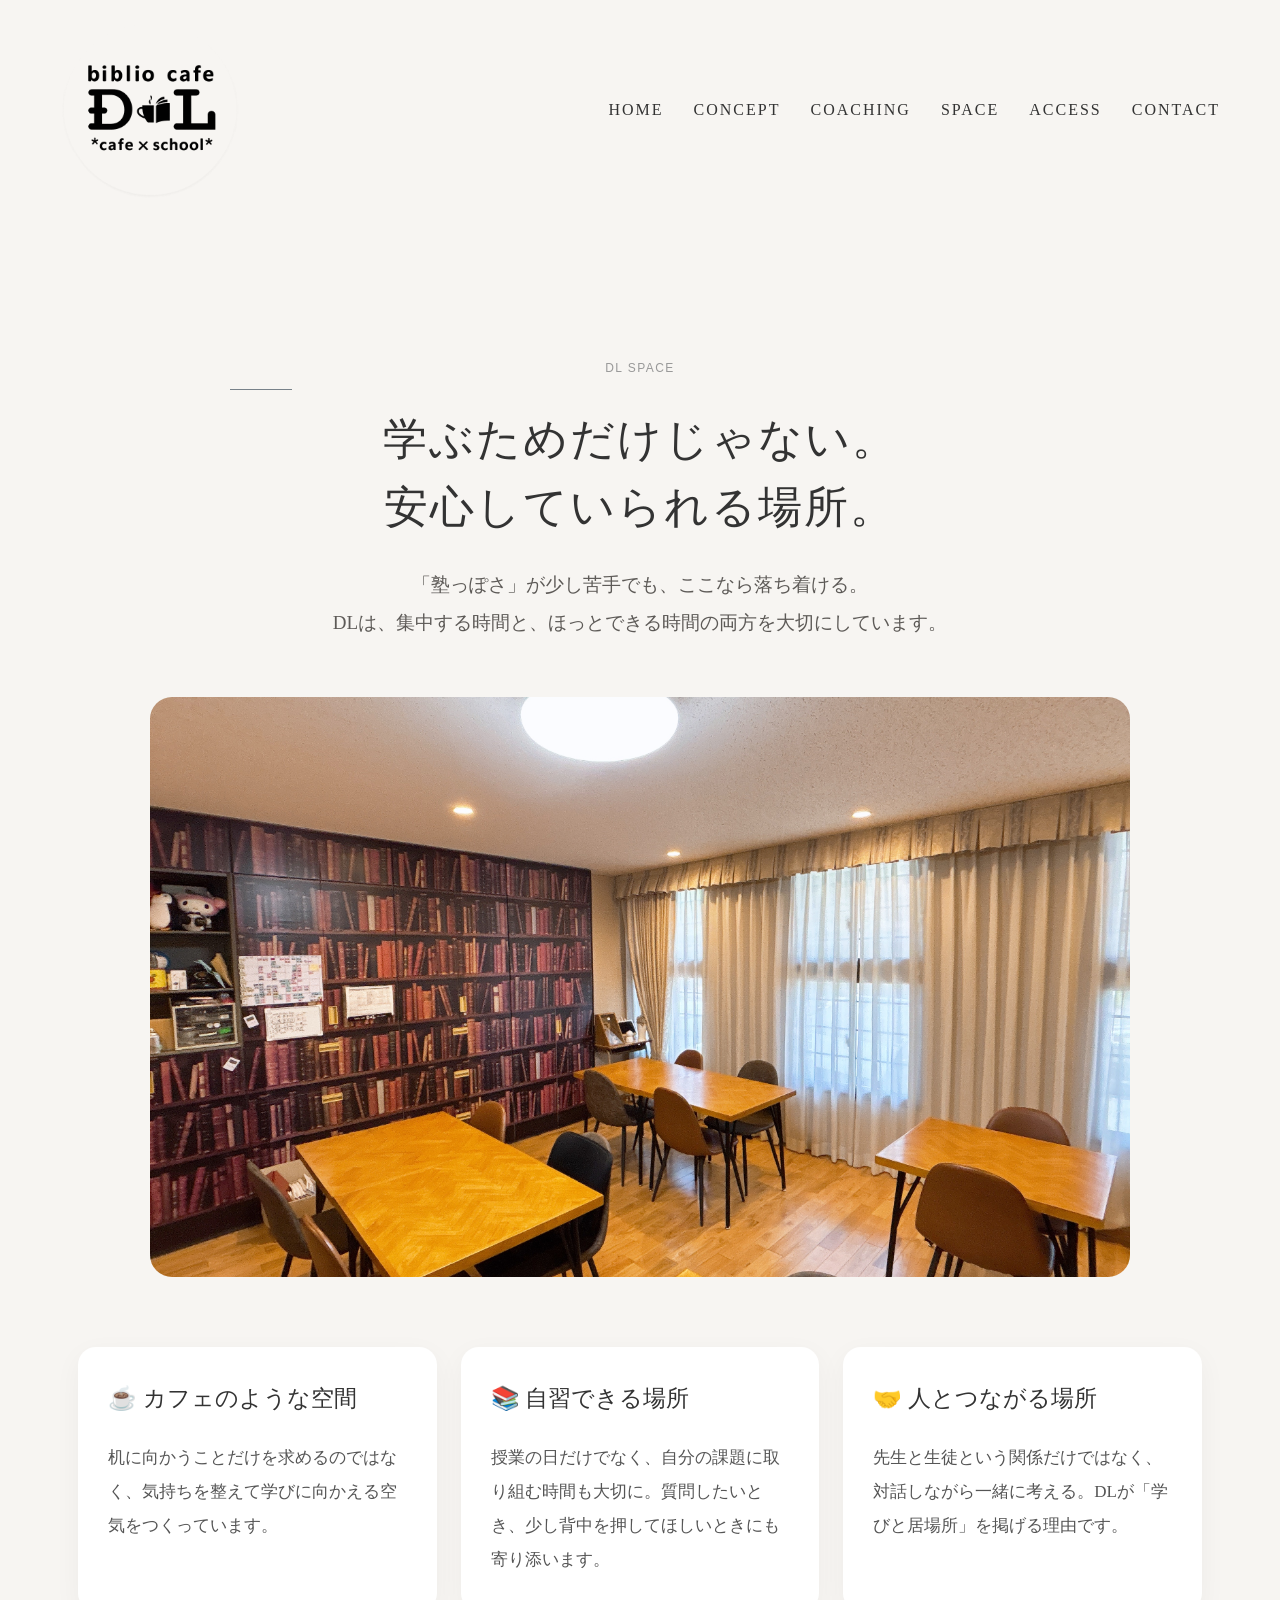
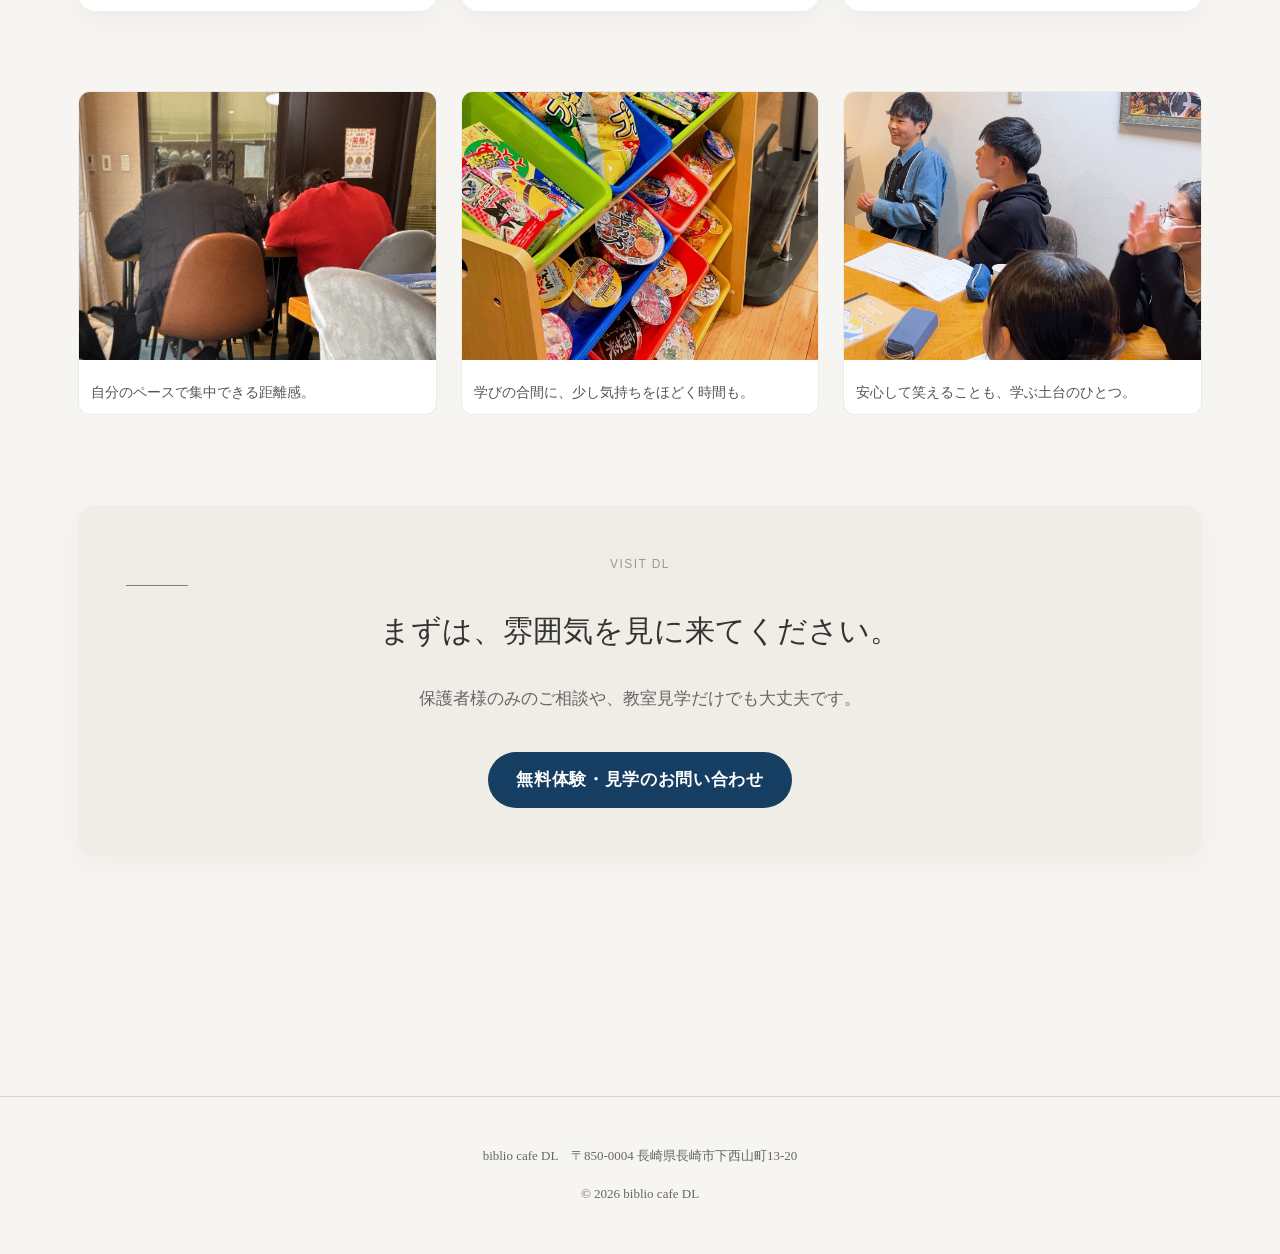
<file: space/index.html>
<!DOCTYPE html><html lang="ja"><head><meta charset="UTF-8"><meta name="viewport" content="width=device-width,initial-scale=1"><title>SPACE | biblio cafe DL</title><meta name="description" content="biblio cafe DLの教室・自習スペース。落ち着いて学び、考え、安心して過ごせる空間をご紹介します。"><link rel="icon" href="../favicon-32.png"><link rel="apple-touch-icon" href="../favicon-180.png"><link rel="stylesheet" href="../style.css"></head><body>
<header class="site-header"><div class="logo"><a href="../index.html"><img src="../images/logo.png" alt="biblio cafe DL"></a></div><nav class="main-nav"><ul><li><a href="../index.html">Home</a></li><li><a href="../concept/index.html">Concept</a></li><li><a href="../coaching/index.html">Coaching</a></li><li><a href="../space/index.html">Space</a></li><li><a href="../access/index.html">Access</a></li><li><a href="https://docs.google.com/forms/d/e/1FAIpQLSdgR7h0TdumAXBLx9tAbLhRIxQ76mgIs3fLgzI0AioL52q6gQ/viewform" target="_blank" rel="noopener">Contact</a></li></ul></nav></header>
<main class="page-shell"><section class="page-intro"><p class="eyebrow">DL SPACE</p><h1>学ぶためだけじゃない。<br>安心していられる場所。</h1><p>「塾っぽさ」が少し苦手でも、ここなら落ち着ける。<br class="desktop-only">DLは、集中する時間と、ほっとできる時間の両方を大切にしています。</p></section>
<section class="photo-feature"><img src="../classroom1.jpg" alt="biblio cafe DLの教室"></section>
<section class="info-grid"><article class="info-card"><h2>☕ カフェのような空間</h2><p>机に向かうことだけを求めるのではなく、気持ちを整えて学びに向かえる空気をつくっています。</p></article><article class="info-card"><h2>📚 自習できる場所</h2><p>授業の日だけでなく、自分の課題に取り組む時間も大切に。質問したいとき、少し背中を押してほしいときにも寄り添います。</p></article><article class="info-card"><h2>🤝 人とつながる場所</h2><p>先生と生徒という関係だけではなく、対話しながら一緒に考える。DLが「学びと居場所」を掲げる理由です。</p></article></section>
<section class="gallery-grid"><figure><img src="../images/small_group.jpg" alt="少人数で学ぶ様子"><figcaption>自分のペースで集中できる距離感。</figcaption></figure><figure><img src="../images/snacks.jpg" alt="スナックコーナー"><figcaption>学びの合間に、少し気持ちをほどく時間も。</figcaption></figure><figure><img src="../images/laughter.jpg" alt="DLで過ごす生徒たち"><figcaption>安心して笑えることも、学ぶ土台のひとつ。</figcaption></figure></section>
<section class="page-cta"><p class="eyebrow">VISIT DL</p><h2>まずは、雰囲気を見に来てください。</h2><p>保護者様のみのご相談や、教室見学だけでも大丈夫です。</p><a class="primary-button" href="https://docs.google.com/forms/d/e/1FAIpQLSdgR7h0TdumAXBLx9tAbLhRIxQ76mgIs3fLgzI0AioL52q6gQ/viewform" target="_blank" rel="noopener">無料体験・見学のお問い合わせ</a></section></main>
<footer class="simple-footer"><p>biblio cafe DL　〒850-0004 長崎県長崎市下西山町13-20</p><p>© 2026 biblio cafe DL</p></footer></body></html>
</file>
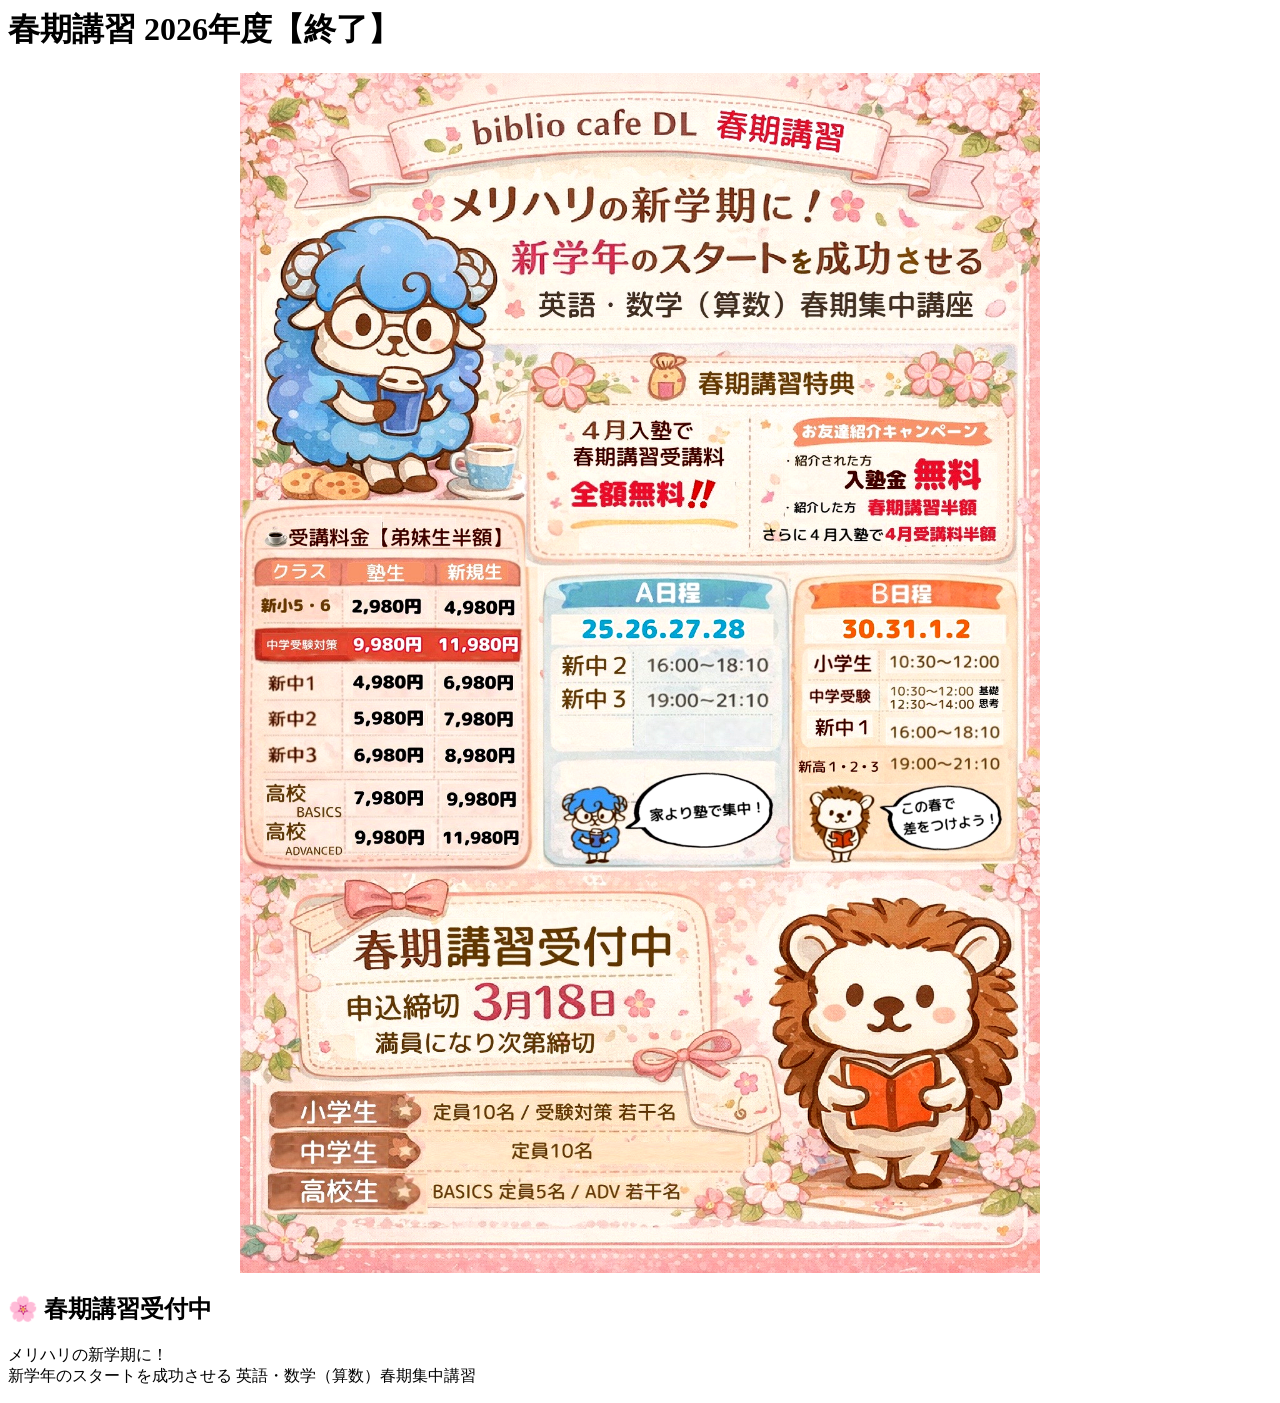
<file: archive/spring-2026.html>
<body>
<div class="container">
<h1>春期講習 2026年度【終了】</h1>

<section class="spring-banner">
<img src="/spring2026.png" alt="春期講習" style="width:100%; max-width:800px; display:block; margin:0 auto;">
<div class="spring-text">
<h2>🌸 春期講習受付中</h2>
<p>
メリハリの新学期に！<br>
新学年のスタートを成功させる
英語・数学（算数）春期集中講習
</p>

</div>
</section>
</div>
</body>
</file>
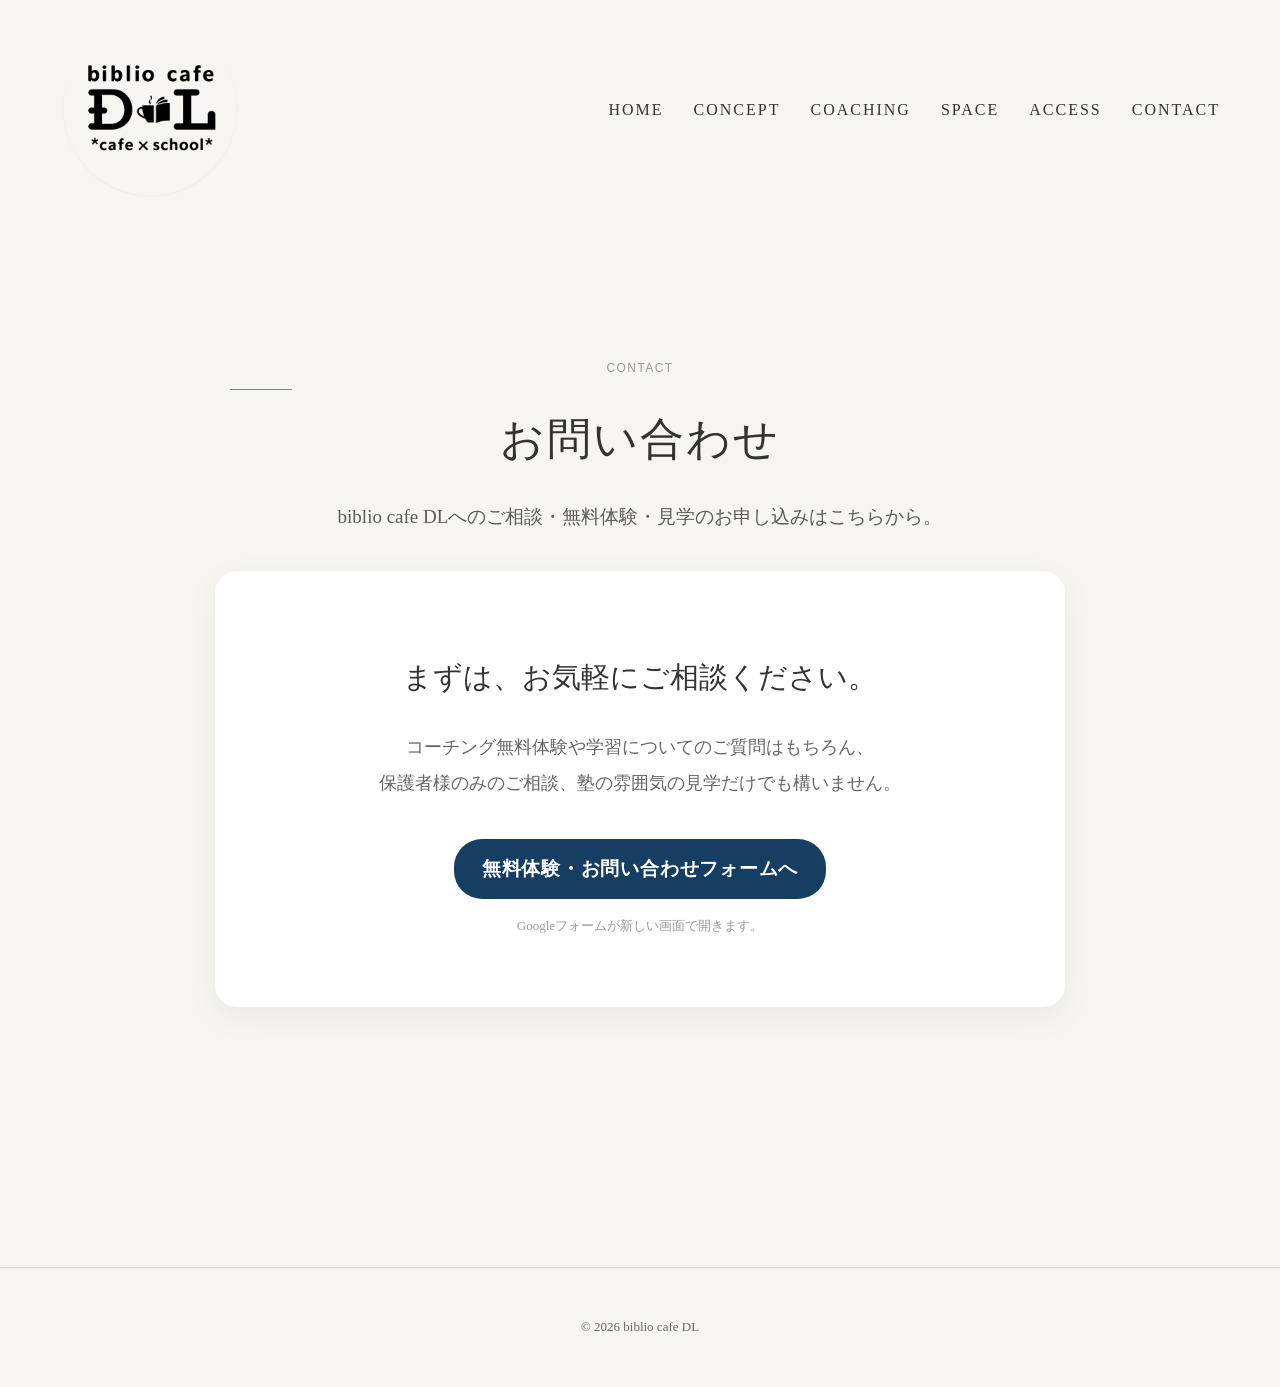
<file: spring/contact.html>
<!DOCTYPE html><html lang="ja"><head><meta charset="UTF-8"><meta name="viewport" content="width=device-width,initial-scale=1"><title>お問い合わせ | biblio cafe DL</title><meta name="description" content="biblio cafe DLへの無料体験・見学・学習相談はこちらから。"><link rel="icon" href="../favicon-32.png"><link rel="apple-touch-icon" href="../favicon-180.png"><link rel="stylesheet" href="../style.css"></head><body>
<header class="site-header"><div class="logo"><a href="../index.html"><img src="../images/logo.png" alt="biblio cafe DL"></a></div><nav class="main-nav"><ul><li><a href="../index.html">Home</a></li><li><a href="../concept/index.html">Concept</a></li><li><a href="../coaching/index.html">Coaching</a></li><li><a href="../space/index.html">Space</a></li><li><a href="../access/index.html">Access</a></li><li><a href="https://docs.google.com/forms/d/e/1FAIpQLSdgR7h0TdumAXBLx9tAbLhRIxQ76mgIs3fLgzI0AioL52q6gQ/viewform" target="_blank" rel="noopener">Contact</a></li></ul></nav></header>
<main class="page-shell"><section class="page-intro contact-intro"><p class="eyebrow">CONTACT</p><h1>お問い合わせ</h1><p>biblio cafe DLへのご相談・無料体験・見学のお申し込みはこちらから。</p></section><section class="contact-card"><h2>まずは、お気軽にご相談ください。</h2><p>コーチング無料体験や学習についてのご質問はもちろん、<br class="desktop-only">保護者様のみのご相談、塾の雰囲気の見学だけでも構いません。</p><a class="primary-button contact-button" href="https://docs.google.com/forms/d/e/1FAIpQLSdgR7h0TdumAXBLx9tAbLhRIxQ76mgIs3fLgzI0AioL52q6gQ/viewform" target="_blank" rel="noopener">無料体験・お問い合わせフォームへ</a><p class="small-note">Googleフォームが新しい画面で開きます。</p></section></main><footer class="simple-footer"><p>© 2026 biblio cafe DL</p></footer></body></html>
</file>
<file: style.css>
/* =========================================================
   biblio cafe DL - Cleaned stylesheet
   目的：重複CSSを整理し、ヘッダー・スマホ表示の崩れを防ぐ
   ========================================================= */

/* ---------- Base ---------- */
* {
  box-sizing: border-box;
}

body {
  margin: 0;
  font-family: "Hiragino Mincho ProN", "Yu Mincho", serif;
  background-color: #f7f5f2;
  color: #333;
  line-height: 1.9;
}

img {
  max-width: 100%;
  height: auto;
}

a {
  color: inherit;
}

.container {
  max-width: 1100px;
  margin: 0 auto;
  padding: 40px 20px;
  text-align: center;
}

/* ---------- Header / Navigation ---------- */
.site-header {
  max-width: 1100px;
  margin: 0 auto;
  padding: 20px 40px 32px;
  display: flex;
  justify-content: space-between;
  align-items: center;
  position: static;
  z-index: 10;
}

.logo img {
  width: auto;
  height: 180px;
  display: block;
}

.main-nav {
  margin-left: auto;
}

.main-nav ul {
  display: flex;
  gap: 30px;
  list-style: none;
  padding: 0;
  margin: 0;
}

.main-nav li {
  margin: 0;
}

.main-nav a {
  color: #333;
  text-decoration: none;
  font-size: 14px;
  letter-spacing: 2px;
  text-transform: uppercase;
  white-space: nowrap;
}

.main-nav a:hover {
  opacity: 0.7;
}

/* ---------- Home Hero ---------- */
.hero {
  max-width: 1000px;
  margin: 40px auto 60px;
  position: relative;
  border-radius: 12px;
  overflow: hidden;
  border: 1px solid rgba(0,0,0,0.08);
  background: #fff;
}

.hero img {
  width: 100%;
  height: auto;
  display: block;
}

.caption {
  position: absolute;
  bottom: 18px;
  left: 20px;
  background: rgba(255,255,255,0.85);
  padding: 10px 14px;
  font-size: 0.95rem;
  line-height: 1.6;
}

/* ---------- Common sections ---------- */
section {
  margin-top: 56px;
}

h1, h2, h3 {
  font-weight: normal;
}

h1 {
  letter-spacing: 2px;
}

h2 {
  border-bottom: 1px solid #ccc;
  padding-bottom: 6px;
  margin-bottom: 18px;
}

.lead {
  max-width: 720px;
  margin: 14px auto 0;
  font-size: 1.05rem;
}

.cta {
  margin-top: 18px;
  display: inline-block;
  border: 1px solid #444;
  padding: 10px 16px;
  border-radius: 8px;
  text-decoration: none;
  color: #333;
}

.cta:hover {
  background: rgba(0,0,0,0.04);
}

/* ---------- Grid / Figures ---------- */
.grid {
  display: grid;
  grid-template-columns: repeat(3, 1fr);
  gap: 40px;
  margin-top: 60px;
}

figure {
  margin: 0;
  border-radius: 12px;
  overflow: hidden;
  border: 1px solid rgba(0,0,0,0.08);
  background: #fff;
}

.grid img,
figure img {
  width: 100%;
  aspect-ratio: 1 / 1;
  object-fit: cover;
  display: block;
}

figcaption,
.grid figcaption {
  padding: 10px 12px;
  margin-top: 12px;
  font-size: 14px;
  line-height: 1.6;
  color: #555;
  text-align: left;
}

/* ---------- Footer ---------- */
footer {
  margin-top: 70px;
  padding-top: 18px;
  border-top: 1px solid rgba(0,0,0,0.12);
  text-align: center;
  font-size: 0.95rem;
  color: #666;
}

.footer-inner {
  max-width: 1100px;
  margin: 0 auto;
  display: flex;
  gap: 60px;
  align-items: flex-start;
}

.footer-info,
.footer-map {
  flex: 1;
}

.footer-map iframe {
  width: 100%;
  height: 280px;
  border-radius: 10px;
  border: 0;
}

footer h3 {
  font-weight: 400;
  margin-bottom: 20px;
  letter-spacing: 2px;
}

.copyright {
  text-align: center;
  margin-top: 60px;
  font-size: 13px;
  color: #777;
}

.eiken-button,
.spring-button,
.suken-button,
.apply-button {
  display: inline-block;
  text-decoration: none;
  font-weight: bold;
  transition: 0.3s;
}

.eiken-button {
  margin-top: 10px;
  padding: 12px 24px;
  background: #f6c5d1;
  color: #333;
  border-radius: 30px;
}

.eiken-button:hover {
  background: #e8a6b7;
  transform: translateY(-2px);
}

.suken-banner {
  background: #e8f4ff;
  padding: 30px;
  border-radius: 20px;
  text-align: center;
  margin: 40px auto;
}

.suken-title {
  font-size: 24px;
  font-weight: bold;
  margin-bottom: 14px;
}

.suken-deadline {
  font-size: 17px;
  line-height: 1.8;
  margin-bottom: 18px;
}

.suken-note {
  font-size: 15px;
  color: #555;
  margin-bottom: 26px;
}

.suken-button {
  background: #6bb6ff;
  color: #fff;
  padding: 16px 30px;
  border-radius: 999px;
}

.suken-button:hover {
  background: #3b82f6;
}

/* ---------- Spring page ---------- */
.spring-banner {
  max-width: 900px;
  margin: 60px auto;
  background: #fffaf7;
  padding: 30px;
  border-radius: 15px;
  box-shadow: 0 5px 20px rgba(0,0,0,0.08);
  text-align: center;
}

.spring-banner img {
  width: 100%;
  border-radius: 12px;
  margin-bottom: 20px;
}

.spring-text h2 {
  color: #b76e79;
  margin-bottom: 10px;
}

.spring-button {
  margin-top: 15px;
  padding: 14px 28px;
  background: #f4a7b9;
  color: white;
  border-radius: 30px;
}

.spring-button:hover {
  background: #e889a0;
}

/* ---------- Concept page ---------- */
.concept-intro {
  text-align: center;
  margin-top: 100px;
  margin-bottom: 40px;
  padding: 0 20px;
}

.concept-label {
  font-size: 13px;
  letter-spacing: 3px;
  color: #999;
  margin-bottom: 20px;
}

.concept-catch {
  font-size: 40px;
  line-height: 1.6;
  margin-bottom: 40px;
  font-weight: 500;
}

.concept-image {
  text-align: center;
  margin: 40px 0 60px;
}

.concept-image img {
  width: 260px;
  max-width: 70%;
  border-radius: 14px;
  opacity: 0.95;
}

.concept-body {
  max-width: 760px;
  margin: 0 auto 120px;
  padding: 0 20px;
}

.concept-body p {
  font-size: 24px;
  line-height: 2.2;
  margin-bottom: 28px;
  color: #444;
}

.concept-strong {
  max-width: 720px;
  margin: 80px auto;
  font-size: 22px;
  line-height: 1.8;
  text-align: center;
  font-weight: 600;
}

.concept-point {
max-width: 900px;
margin: 80px auto;
padding: 0 24px;
}

.concept-point h2 {
text-align: center;
font-size: 34px;
margin-bottom: 40px;
}

.concept-point p {
font-size: 20px;
line-height: 2;
margin-bottom: 28px;
color: #555;
}

.concept-message {
margin: 60px auto 20px;
padding: 28px 24px;
text-align: center;
font-size: 22px;
font-weight: 600;
line-height: 2;
border-top: 1px solid #ccc;
border-bottom: 1px solid #ccc;
}

/* ---------- Coaching page ---------- */
.coaching-hero {
  max-width: 350px;
  margin: 80px auto 60px;
  padding: 0 20px;
}

.coaching-hero img {
  width: 100%;
  border-radius: 16px;
}

.coaching-intro {
  text-align: center;
  max-width: 720px;
  margin: 0 auto 80px;
  padding: 0 20px;
}

.coaching-label {
  font-size: 12px;
  letter-spacing: 3px;
  color: #999;
  margin-bottom: 16px;
}

.coaching-catch {
  font-size: 38px;
  margin-bottom: 24px;
}

.coaching-text {
  line-height: 2;
  color: #555;
}

.coaching-features {
  max-width: 1200px;
  margin: 80px auto;
  padding: 0 20px;
  display: grid;
  grid-template-columns: repeat(3, 1fr);
  gap: 40px;
}

.feature-card {
  text-align: center;
}

.feature-card img {
  width: 100%;
  border-radius: 20px;
  margin-bottom: 20px;
}

.feature-card h2 {
  font-size: 28px;
  margin-bottom: 20px;
  border-bottom: none;
}

.feature-card p {
  font-size: 16px;
  line-height: 1.9;
  text-align: left;
}

/* ---------- Results ---------- */
.results-section {
  max-width: 1100px;
  margin: 100px auto;
  padding: 40px 20px;
  background: #f8f6f2;
}

.results-inner {
  max-width: 1100px;
  margin: 0 auto;
}

.results-label,
.results-title,
.results-lead,
.results-note {
  text-align: center;
}

.results-label {
  font-size: 12px;
  letter-spacing: 3px;
  color: #999;
  margin-bottom: 12px;
}

.results-title {
  font-size: 36px;
  margin-bottom: 20px;
  color: #3f312b;
}

.results-lead {
  font-size: 16px;
  line-height: 2;
  color: #666;
  margin-bottom: 24px;
}

.results-note {
  font-size: 13px;
  color: #888;
  margin-bottom: 40px;
}

.results-grid {
  display: grid;
  grid-template-columns: repeat(2, 1fr);
  gap: 24px;
}

.results-card {
  background: #fff;
  border-radius: 18px;
  padding: 32px 30px;
  box-shadow: 0 8px 24px rgba(0,0,0,0.05);
}

.results-card h3 {
  font-size: 22px;
  margin-bottom: 18px;
  color: #4a3b34;
  border-bottom: 1px solid #eee7df;
  padding-bottom: 10px;
}

.results-card ul {
  list-style: none;
  padding: 0;
  margin: 0;
}

.results-card li {
  font-size: 16px;
  line-height: 2;
  color: #555;
}

/* ---------- Instagram ---------- */
.insta-grid {
  display: flex;
  gap: 20px;
  justify-content: center;
  flex-wrap: wrap;
}

.insta-grid blockquote {
  max-width: 400px;
  width: 100%;
}

.instagram-section {
  text-align: center;
  margin: 60px auto;
}

/* ---------- Contact ---------- */
.contact-wrap {
  background: #f7f6f3;
  padding: 80px 20px;
  min-height: 100vh;
}

.contact-wrap h1 {
  text-align: center;
  font-size: 34px;
  letter-spacing: 2px;
  margin-bottom: 20px;
}

.contact-wrap p,
.contact-lead {
  text-align: center;
  color: #666;
  margin-bottom: 50px;
  line-height: 1.8;
}

.form-area {
  max-width: 820px;
  margin: 40px auto;
  background: #fff;
  padding: 30px;
  border-radius: 16px;
  box-shadow: 0 10px 30px rgba(0,0,0,0.05);
}

/* =========================================================
   Mobile
   ========================================================= */
@media screen and (max-width: 768px) {
  body {
    font-size: 15px;
    line-height: 1.8;
    padding: 0;
  }

  .container {
    width: 100%;
    padding: 0 16px;
  }

  h1 {
    font-size: 30px;
    line-height: 1.4;
  }

  h2 {
    font-size: 24px;
    line-height: 1.5;
  }

  p, li {
    font-size: 15px;
    line-height: 1.9;
  }

  .site-header {
    display: flex;
    flex-direction: column;
    align-items: center;
    gap: 18px;
    padding: 24px 16px 32px;
    margin-bottom: 36px;
    position: static !important;
    background: transparent;
  }

  .logo img {
    width: 180px;
    height: auto;
  }

  .main-nav {
    width: 100%;
    margin: 0 0 42px 0;
    position: static !important;
  }

  .main-nav ul {
    display: grid;
    grid-template-columns: repeat(3, auto);
    justify-content: center;
    column-gap: 24px;
    row-gap: 22px;
    padding: 0;
    margin: 0;
    list-style: none;
  }

  .main-nav a {
    font-size: 15px;
    letter-spacing: 1px;
    white-space: nowrap;
  }

  .hero {
    background: transparent;
    padding: 0;
    border: none;
    box-shadow: none;
    margin: 0 auto 42px;
    max-width: calc(100% - 32px);
  }

  .hero img {
    width: 100%;
    height: auto;
    display: block;
    border-radius: 16px;
  }

  .caption {
    left: 16px;
    bottom: 14px;
    font-size: 14px;
  }

  .grid {
    display: flex;
    flex-direction: column;
    align-items: center;
    gap: 30px;
  }

  .grid figure {
    width: 85%;
  }

  .grid figcaption {
    writing-mode: horizontal-tb;
    text-align: center;
    line-height: 1.8;
  }

  .footer-inner {
    flex-direction: column;
    gap: 40px;
  }

  .instagram-section blockquote {
    width: 100% !important;
    min-width: auto !important;
    max-width: 100% !important;
    margin: 0 auto !important;
  }

  .cta,
  .spring-button {
    max-width: 100%;
    font-size: 14px;
    padding: 12px 20px;
    text-align: center;
  }

  /* Concept mobile */
  .concept-intro {
    margin-top: 40px;
    margin-bottom: 28px;
  }

  .concept-label {
    margin-top: 20px;
  }

  .concept-catch {
    font-size: 34px !important;
    line-height: 1.4 !important;
    margin: 20px auto 30px !important;
  }

  .concept-image {
    margin: 20px 0 40px;
  }

  .concept-image img {
    width: 85%;
    max-width: 320px;
  }

  .concept-points {
    display: flex !important;
    flex-direction: column !important;
    gap: 12px !important;
    margin: 20px auto 40px !important;
    padding: 0 20px !important;
  }

  .concept-point {
    flex: none !important;
    width: 100% !important;
    max-width: 100% !important;
    margin: 0 auto 20px !important;
    padding: 0 20px !important;
  }

  .concept-point h3 {
    font-size: 24px !important;
    line-height: 1.6 !important;
  }

  .concept-point p {
    font-size: 16px !important;
    line-height: 1.9 !important;
    text-align: left !important;
  }

  /* Coaching mobile */
  .coaching-hero {
    margin: 40px auto 40px;
    padding: 0 20px;
  }

  .coaching-intro {
    margin: 0 auto 50px;
  }

  .coaching-catch {
    font-size: 30px;
  }

  .coaching-features {
    display: flex;
    flex-direction: column;
    gap: 52px;
    margin: 50px auto;
  }

  .feature-card h2 {
    font-size: 24px;
  }

  .feature-card p {
    font-size: 17px;
  }

  /* Results mobile */
  .results-section {
    padding: 70px 16px;
    margin: 70px auto;
  }

  .results-title {
    font-size: 28px;
  }

  .results-lead {
    font-size: 15px;
    margin-bottom: 40px;
  }

  .results-grid {
    grid-template-columns: 1fr;
    gap: 18px;
  }

  .results-card {
    padding: 24px 20px;
  }

  .results-card h3 {
    font-size: 20px;
  }

  .results-card li {
    font-size: 15px;
    line-height: 1.9;
  }
}

/* 余白を全体的に詰める */
@media screen and (max-width: 768px) {

.site-header {
padding: 24px 16px 18px !important;
margin-bottom: 20px !important;
}

.concept-intro {
margin-top: 30px !important;
margin-bottom: 24px !important;
}

.concept-label {
margin-bottom: 24px !important;
}

.concept-catch {
font-size: 34px !important;
line-height: 1.45 !important;
margin-top: 20px !important;
margin-bottom: 32px !important;
}

.concept-image {
margin: 24px 0 40px !important;
}
}

/* スマホ：上部余白をさらに詰める */
@media screen and (max-width: 768px) {
.site-header {
padding: 20px 16px 10px !important;
margin-bottom: 0 !important;
}

.main-nav {
margin-bottom: 0 !important;
}

.concept-intro {
margin-top: 10px !important;
margin-bottom: 20px !important;
}

.concept-label {
margin-top: 0 !important;
margin-bottom: 18px !important;
}

.concept-catch {
font-size: 32px !important;
line-height: 1.4 !important;
margin-top: 0 !important;
margin-bottom: 24px !important;
}
}

.top-event{
text-align:center;
margin:60px auto;
}

.top-event h2{
font-size:32px;
margin-bottom:20px;
}

.top-event img{
width:100%;
max-width:700px;
border-radius:16px;
box-shadow:0 8px 24px rgba(0,0,0,0.1);
}

.top-event p{
margin-top:20px;
}

.top-event a{
color:#333;
text-decoration:none;
}

.top-event-button{
display:inline-block;
margin-top:24px;
padding:16px 34px;
border-radius:999px;
background:#f4c7d8;
color:#333 !important;
font-size:20px;
font-weight:600;
text-decoration:none;
}

.top-event-button:hover{
opacity:.85;
}

.top-event-button{
display:inline-block !important;
padding:20px 50px !important;
background:#f4c7d8 !important;
border-radius:999px !important;

font-size:28px !important;
font-weight:bold !important;

color:#333 !important;
text-decoration:none !important;
}

.event-title{
text-align:center;
font-size:42px;
margin-top:60px;
}

.event-date{
text-align:center;
color:#777;
margin-bottom:40px;
}

.event-image{
width:100%;
max-width:900px;
display:block;
margin:0 auto 50px;
border-radius:16px;
}

.top-event-button{
display:inline-block;

padding:20px 48px;

background:#f7c8d8;

border-radius:999px;

font-size:28px;
font-weight:bold;

color:#333;

text-decoration:none;

margin:40px auto;

box-shadow:0 6px 20px rgba(0,0,0,0.12);
}

.top-event-button:hover{
transform:scale(1.05);
}

.container{
text-align:center;
}

.container p,
.container ul{
text-align:left;
max-width:900px;
margin:auto;
line-height:2;
}

/* PC：トップイベントの説明文を中央に整える */
@media screen and (min-width: 769px) {
.top-event p {
max-width: 760px;
margin: 22px auto 0;
text-align: center;
line-height: 2;
}

.top-event img {
display: block;
margin: 0 auto;
}

.top-event-button {
display: inline-block;
margin-top: 28px;
}
}

.achievement-top {
max-width: 1100px;
margin: 30px auto;
padding: 0 16px;
}

.achievement-top img {
width: 100%;
height: auto;
display: block;
border-radius: 12px;
}

.instagram-grid {
display: grid;
grid-template-columns: repeat(2, minmax(0, 1fr));
gap: 24px;
align-items: start;
}

.instagram-grid .instagram-media {
width: 100% !important;
min-width: 0 !important;
max-width: 100% !important;
margin: 0 !important;
}

@media (max-width: 768px) {
.instagram-grid {
grid-template-columns: 1fr;
}
}

.site-footer {
margin-top: 80px;
padding: 36px 20px;
text-align: center;
border-top: 1px solid #ddd;
}

.site-footer a {
text-decoration: none;
color: inherit;
font-size: 1rem;
}

.site-footer a:hover {
opacity: 0.6;
}

.site-footer p {
margin-top: 14px;
font-size: 0.85rem;
opacity: 0.6;
}

.concept-life {
width: calc(100% - 48px);
max-width: 860px;
margin: 90px auto;
}

.concept-life h2 {
text-align: center;
font-size: 34px;
margin-bottom: 45px;
}

.concept-life p {
font-size: 18px;
line-height: 2;
margin: 0 auto 30px;
}

.concept-lead {
font-size: 21px !important;
}

.concept-message {
margin: 55px auto 0;
padding: 30px 20px;
text-align: center;
font-size: 21px;
line-height: 2;
font-weight: 600;
border-top: 1px solid #ccc;
border-bottom: 1px solid #ccc;
}

@media (max-width: 768px) {
.concept-life {
width: calc(100% - 36px);
margin: 60px auto;
}

.concept-life h2 {
font-size: 26px;
}

.concept-life p {
font-size: 16px;
}

.concept-lead,
.concept-message {
font-size: 18px !important;
}
}

/* ===== 2026 site completion pass ===== */
html { scroll-behavior: smooth; }
body { font-size: 17px; }
p, li { overflow-wrap: normal; word-break: normal; }
.site-header { max-width: 1240px; }
.main-nav a { font-size: 16px; }
.container { max-width: 1160px; }
.container > section > p:not(.lead), .container > section > ul { font-size: 18px; }
.page-shell { max-width: 1160px; margin: 0 auto; padding: 0 28px; }
.page-intro { text-align:center; max-width: 820px; margin: 70px auto 55px; }
.page-intro h1 { font-size: 44px; line-height: 1.55; margin: 12px 0 24px; }
.page-intro p { font-size: 19px; line-height: 2; color:#5d5a57; }
.eyebrow { font-family: Arial,sans-serif; font-size: 12px !important; letter-spacing: .24em; color:#999 !important; text-transform:uppercase; }
.photo-feature { max-width: 980px; margin: 0 auto 70px; }
.photo-feature img { width:100%; max-height:580px; object-fit:cover; border-radius:22px; display:block; }
.info-grid { display:grid; grid-template-columns:repeat(3,1fr); gap:24px; margin:60px auto 80px; }
.info-card { background:#fff; padding:34px 30px; border-radius:18px; box-shadow:0 8px 28px rgba(0,0,0,.045); }
.info-card h2 { border:0; font-size:23px; line-height:1.55; margin:0 0 18px; }
.info-card p { font-size:17px; line-height:2; color:#555; margin:0; }
.gallery-grid { display:grid; grid-template-columns:repeat(3,1fr); gap:24px; margin:0 auto 90px; }
.gallery-grid figure img { aspect-ratio:4/3; object-fit:cover; }
.page-cta { text-align:center; background:#fff; border-radius:22px; padding:55px 32px; margin:80px auto; box-shadow:0 8px 30px rgba(0,0,0,.04); }
.page-cta h2 { border:0; font-size:30px; margin:8px 0 18px; }
.page-cta p { color:#666; font-size:17px; }
.primary-button { display:inline-block; margin-top:20px; padding:17px 34px; border-radius:999px; background:#333; color:#fff; text-decoration:none; font-family:Arial,"Hiragino Kaku Gothic ProN",sans-serif; font-weight:700; letter-spacing:.04em; font-size:17px; }
.primary-button:hover { opacity:.82; transform:translateY(-1px); }
.simple-footer { margin-top:80px; padding:36px 20px; }
.access-layout { display:grid; grid-template-columns:.85fr 1.35fr; gap:34px; align-items:stretch; margin:50px 0 80px; }
.access-card { background:#fff; border-radius:20px; padding:38px; }
.access-card h2 { border:0; font-size:27px; }
.access-card p { font-size:17px; line-height:2; }
.access-map iframe { width:100%; height:100%; min-height:430px; border:0; border-radius:20px; }
.contact-intro { margin-bottom:35px; }
.contact-card { max-width:850px; margin:0 auto 100px; background:#fff; border-radius:22px; padding:55px 45px; text-align:center; box-shadow:0 10px 35px rgba(0,0,0,.05); }
.contact-card h2 { border:0; font-size:29px; }
.contact-card p { font-size:18px; line-height:2; color:#666; }
.contact-button { font-size:19px; padding:19px 38px; }
.small-note { font-size:13px !important; color:#999 !important; margin-top:14px; }
.coaching-detail { margin-top:40px; }
.section-heading { text-align:center; max-width:800px; margin:0 auto; }
.section-heading h2 { border:0; font-size:32px; }
.coaching-audience { max-width:820px; margin:90px auto; text-align:center; }
.coaching-audience h2 { font-size:30px; border:0; }
.coaching-audience p { font-size:18px; line-height:2.1; color:#555; }

@media screen and (max-width:768px) {
  body { font-size:16px; }
  p, li { word-break:normal; overflow-wrap:break-word; line-break:strict; }
  .desktop-only { display:none; }
  .page-shell { padding:0 18px; }
  .page-intro { margin:28px auto 38px; padding:0 5px; }
  .page-intro h1 { font-size:29px; line-height:1.55; letter-spacing:.04em; }
  .page-intro p { font-size:16px; line-height:2; text-align:left; }
  .info-grid, .gallery-grid, .access-layout { grid-template-columns:1fr; }
  .info-grid { gap:16px; margin:38px 0 55px; }
  .info-card { padding:27px 22px; }
  .info-card h2 { font-size:21px; }
  .info-card p { font-size:16px; }
  .gallery-grid { gap:22px; margin-bottom:60px; }
  .photo-feature { margin-bottom:45px; }
  .photo-feature img { border-radius:16px; }
  .page-cta { margin:55px 0; padding:38px 22px; }
  .page-cta h2 { font-size:24px; line-height:1.6; }
  .page-cta p { font-size:16px; text-align:left; line-height:1.9; }
  .primary-button { display:block; width:100%; padding:16px 14px; font-size:16px; }
  .access-layout { gap:20px; margin-top:35px; }
  .access-card { padding:28px 22px; }
  .access-map iframe { min-height:330px; }
  .contact-card { padding:36px 22px; margin-bottom:60px; }
  .contact-card h2 { font-size:24px; }
  .contact-card p { font-size:16px; text-align:left; }
  .contact-button { font-size:16px; }
  .section-heading h2, .coaching-audience h2 { font-size:25px; line-height:1.6; }
  .coaching-audience { margin:55px auto; }
  .coaching-audience p { font-size:16px; text-align:left; }
  .concept-body p { font-size:17px !important; line-height:2 !important; }
  .concept-body { margin-bottom:60px; }
}

/* ===== 2026 HOME REDESIGN ===== */
.home-new{background:#fbfaf7;color:#18212a;line-height:1.8}.home-new img{display:block}.home-header{height:92px;max-width:1440px;margin:auto;padding:12px 5vw;display:flex;align-items:center;gap:42px;background:#fff}.home-logo img{width:150px;height:68px;object-fit:contain}.home-nav{display:flex;align-items:center;gap:30px;flex:1;justify-content:center}.home-nav a{text-decoration:none;font-family:"Hiragino Kaku Gothic ProN","Yu Gothic",sans-serif;font-size:13px;letter-spacing:.08em;white-space:nowrap}.home-nav .active{border-bottom:2px solid #214c73;padding-bottom:9px}.home-contact,.solid-btn{background:#173f63;color:#fff!important;text-decoration:none;border-radius:7px;padding:13px 22px;font-family:"Hiragino Kaku Gothic ProN","Yu Gothic",sans-serif}.home-hero{min-height:610px;display:grid;grid-template-columns:49% 51%;background:linear-gradient(90deg,#fbfaf7 0%,#fbfaf7 44%,#f1eee8 100%)}.hero-copy{padding:70px 5vw 48px;max-width:720px;margin-left:auto;width:100%}.hero-city{font-size:32px;margin:0 0 4px}.hero-copy h1{font-size:46px;line-height:1.28;letter-spacing:.04em;margin:0 0 18px}.hero-copy>p:not(.hero-city):not(.hero-tag):not(.hero-subtag){font-size:15px}.hero-photo{overflow:hidden}.hero-photo img{width:100%;height:100%;object-fit:cover;object-position:center}.outline-btn{display:inline-flex;gap:35px;align-items:center;border:1px solid #173f63;border-radius:25px;padding:11px 25px;text-decoration:none;margin-top:15px;font-family:"Hiragino Kaku Gothic ProN","Yu Gothic",sans-serif;font-weight:600}.hero-tag{font-family:cursive;font-size:28px!important;color:#2871aa;margin:28px 0 0!important;transform:rotate(-3deg);display:inline-block}.hero-subtag{color:#2871aa;margin:0 0 0 55px!important;font-size:14px!important;letter-spacing:.15em}.feature{max-width:1440px;margin:0 auto!important;padding:58px 5vw;display:grid;grid-template-columns:1fr 1fr;gap:70px;align-items:center}.feature-concept{background:#fbfaf7}.feature-coaching{max-width:none;background:#f4eee5;padding-left:max(5vw,calc((100vw - 1440px)/2 + 5vw));padding-right:max(5vw,calc((100vw - 1440px)/2 + 5vw))}.feature-copy{max-width:570px}.eyebrow{font-family:"Hiragino Kaku Gothic ProN","Yu Gothic",sans-serif;color:#23608f;letter-spacing:.14em;font-size:13px;margin:0 0 22px}.eyebrow:after{content:"";display:block;width:62px;border-bottom:1px solid #78828a;margin-top:9px}.feature h2,.atmosphere h2,.home-results h2{border:0;padding:0;font-size:39px;line-height:1.5;margin:0 0 20px;letter-spacing:.04em}.feature-photo img{width:100%;height:420px;object-fit:cover;border-radius:18px}.solid-btn{display:inline-flex;gap:35px;align-items:center;margin-top:15px;border-radius:25px;padding:11px 25px}.atmosphere{max-width:1320px;margin:0 auto!important;padding:65px 5vw;text-align:center}.atmosphere .eyebrow:after{margin:9px auto 0}.atmosphere-grid{display:grid;grid-template-columns:repeat(3,1fr);gap:22px;margin:35px 0 18px}.atmosphere-grid img{width:100%;height:260px;object-fit:cover;border-radius:14px}.home-results{margin:0!important;padding:45px max(5vw,calc((100vw - 1280px)/2));background:#eef2f4;display:flex;justify-content:space-between;align-items:center;gap:30px}.home-results h2{font-size:30px}.quick-links{margin:0!important;display:grid;grid-template-columns:repeat(4,1fr);max-width:1280px;padding:35px 0;margin-inline:auto!important}.quick-links a{text-align:center;text-decoration:none;padding:18px;border-right:1px solid #ccc}.quick-links a:last-child{border-right:0}.quick-links span{display:block;font-size:26px;margin-bottom:8px}.home-footer{text-align:center;background:#fff;padding:36px 20px;margin:0;border-top:1px solid #ddd}.home-footer img{width:125px;margin:0 auto 15px}.home-footer p{margin:5px;font-size:12px}.home-new section h2{border-bottom:0}
@media(max-width:850px){.home-header{height:auto;padding:12px 20px;flex-wrap:wrap;gap:8px}.home-logo img{width:120px;height:54px}.home-nav{order:3;width:100%;overflow-x:auto;justify-content:flex-start;gap:20px;padding:8px 0}.home-contact{margin-left:auto;font-size:12px;padding:9px 12px}.home-hero{grid-template-columns:1fr}.hero-copy{padding:45px 24px}.hero-copy h1{font-size:34px}.hero-city{font-size:23px}.hero-photo{height:340px}.feature,.feature-coaching{grid-template-columns:1fr;gap:28px;padding:45px 24px}.feature-coaching .feature-photo{order:2}.feature-coaching .feature-copy{order:1}.feature h2,.atmosphere h2{font-size:30px}.feature-photo img{height:330px}.atmosphere{padding:50px 24px}.atmosphere-grid{grid-template-columns:1fr}.atmosphere-grid img{height:280px}.home-results{padding:40px 24px;display:block}.home-results .solid-btn{margin-top:12px}.quick-links{grid-template-columns:1fr 1fr;padding:15px}.quick-links a{border-bottom:1px solid #ddd}.hero-tag{font-size:23px!important}}

/* ===== 2026 unified redesign ===== */
:root{--dl-blue:#163d62;--dl-ink:#1e252b;--dl-paper:#fbfaf7;--dl-line:#d9d5ce}
.home-new,.page-new{background:var(--dl-paper);color:var(--dl-ink)}
.home-header,.page-header{max-width:1180px;margin:auto;padding:16px 28px;display:flex;align-items:center;gap:34px;background:rgba(251,250,247,.96)}
.home-logo img,.page-logo img{width:auto;height:72px;display:block}
.home-nav,.page-nav{display:flex;gap:28px;align-items:center;margin-left:auto}
.home-nav a,.page-nav a{text-decoration:none;font-size:14px;letter-spacing:.08em;white-space:nowrap}
.home-nav a.active,.page-nav a.active{border-bottom:2px solid var(--dl-blue);padding-bottom:8px}
.home-contact,.page-contact{background:var(--dl-blue);color:#fff;text-decoration:none;border-radius:6px;padding:12px 20px;white-space:nowrap}
.page-shell{max-width:1180px;margin:0 auto;padding:54px 28px 80px}
.page-visual-hero{display:grid;grid-template-columns:.9fr 1.1fr;align-items:center;gap:58px;margin:10px 0 72px}
.page-visual-hero.reverse{grid-template-columns:1.1fr .9fr}
.page-visual-copy .eyebrow,.eyebrow{font-family:Arial,sans-serif;color:#1f5c91;letter-spacing:.12em;font-size:14px;margin:0 0 16px}
.page-visual-copy h1{font-size:clamp(34px,4.3vw,58px);line-height:1.45;margin:0 0 24px;letter-spacing:.05em}
.page-visual-copy p{font-size:16px;line-height:2}
.page-visual-photo img{width:100%;height:430px;object-fit:cover;border-radius:16px;display:block}
.editorial-section{max-width:1000px;margin:80px auto}
.editorial-section>h2{text-align:center;border:0;font-size:32px;margin-bottom:32px}
.editorial-grid{display:grid;grid-template-columns:repeat(3,1fr);gap:22px}
.editorial-card{background:#fff;border:1px solid #e6e1da;border-radius:14px;padding:28px;box-shadow:0 8px 30px rgba(25,38,50,.04)}
.editorial-card h3{font-size:20px;margin-top:0}
.editorial-card p{line-height:1.9}
.editorial-copy{max-width:820px;margin:70px auto;font-size:16px;line-height:2.15}
.editorial-copy strong{color:var(--dl-blue)}
.page-cta{background:#f0ede7;border-radius:18px;padding:48px;text-align:center;margin-top:80px}
.primary-button,.solid-btn{display:inline-block;background:var(--dl-blue);color:#fff;text-decoration:none;border-radius:28px;padding:12px 28px;border:0}
.simple-footer,.page-footer{border-top:1px solid var(--dl-line);padding:34px 20px;text-align:center;color:#666;font-size:13px}
.page-footer img{height:62px;width:auto;margin-bottom:8px}
.feature-photo img{height:360px;object-fit:cover;width:100%}
@media(max-width:800px){.home-header,.page-header{padding:12px 16px;flex-wrap:wrap}.home-logo img,.page-logo img{height:58px}.home-nav,.page-nav{order:3;width:100%;overflow-x:auto;gap:18px;margin:0;padding:6px 0}.home-contact,.page-contact{margin-left:auto;padding:9px 12px;font-size:12px}.page-shell{padding:34px 18px 60px}.page-visual-hero,.page-visual-hero.reverse{grid-template-columns:1fr;gap:28px;margin-bottom:48px}.page-visual-photo{order:-1}.page-visual-photo img{height:310px}.editorial-grid{grid-template-columns:1fr}.page-cta{padding:34px 20px}.feature-photo img{height:300px}}

/* Results page — DL unified redesign */
.results-page{background:#fbfaf7;color:#222}
.results-hero{max-width:1120px;margin:0 auto;padding:92px 28px 54px;text-align:center}
.results-hero .eyebrow{margin-bottom:12px}
.results-hero h1{font-family:serif;font-weight:500;font-size:clamp(34px,5vw,58px);letter-spacing:.08em;margin:0 0 22px}
.results-hero p{line-height:2;color:#555}
.results-wrap{max-width:1080px;margin:0 auto;padding:0 28px 96px}
.results-year{text-align:center;margin:18px 0 38px;font-family:serif;font-size:25px;font-weight:500}
.results-cards-new{display:grid;grid-template-columns:repeat(2,minmax(0,1fr));gap:22px}
.result-card-new{background:#fff;border:1px solid #e8e2d8;border-radius:22px;padding:30px 34px;box-shadow:0 10px 34px rgba(50,45,35,.045)}
.result-card-new h2{font-family:serif;font-size:23px;font-weight:500;margin:0 0 18px;padding-bottom:13px;border-bottom:1px solid #ece6dc}
.result-card-new ul{list-style:none;margin:0;padding:0;line-height:2.05}
.result-card-new li::before{content:'✿';font-size:.72em;margin-right:.7em;color:#9d6672}
.results-message{margin:54px auto 0;max-width:760px;text-align:center;padding:38px;border-top:1px solid #e4ddd3;border-bottom:1px solid #e4ddd3}
.results-message h2{font-family:serif;font-weight:500;letter-spacing:.08em;margin-top:0}
.results-message p{line-height:2;color:#555;margin-bottom:0}
@media(max-width:720px){.results-hero{padding:60px 22px 38px}.results-wrap{padding:0 20px 70px}.results-cards-new{grid-template-columns:1fr}.result-card-new{padding:25px 24px}.results-message{padding:30px 8px}}

/* 2026-09-23 heading/hero refinements */
.page-visual-copy h1{font-size:clamp(32px,3.25vw,46px);line-height:1.5;letter-spacing:.035em}
.page-visual-copy h1 span{white-space:nowrap}
@media(max-width:800px){.page-visual-copy h1{font-size:clamp(28px,7.2vw,38px)}.page-visual-copy h1 span{white-space:normal}}

/* ===== DL 2026 content expansion ===== */
.story-section{max-width:1000px;margin:88px auto;padding:0 12px}.story-section .section-lead{max-width:760px;margin:0 auto 34px;text-align:center;line-height:2}.story-section>h2{text-align:center;font-size:32px;margin:0 0 22px}.difference-grid,.people-grid,.day-flow{display:grid;gap:22px}.difference-grid{grid-template-columns:repeat(2,1fr)}.difference-card,.person-card,.day-item{background:#fff;border:1px solid #e6e1da;border-radius:16px;padding:28px;box-shadow:0 8px 30px rgba(25,38,50,.04)}.difference-card h3,.person-card h3,.day-item h3{margin:0 0 12px;color:var(--dl-blue)}.difference-card p,.person-card p,.day-item p{line-height:1.95;margin:0}.people-wrap{max-width:1000px;margin:96px auto;padding:52px 46px;background:#f4f1eb;border-radius:22px}.people-wrap .eyebrow,.people-wrap>h2,.people-wrap>.people-lead{text-align:center}.people-wrap>h2{font-size:34px;margin:10px 0 12px}.people-lead{max-width:680px;margin:0 auto 34px;line-height:2}.people-grid{grid-template-columns:repeat(2,1fr)}.person-role{font-size:13px;letter-spacing:.1em;color:#777;margin-bottom:8px!important}.person-credential{font-size:14px;color:var(--dl-blue);font-weight:700;margin-bottom:14px!important}.person-credential.subtle{font-weight:500;color:#777;font-size:13px}.future-staff{text-align:center;margin:24px 0 0;color:#777;font-size:13px}.day-flow{grid-template-columns:repeat(3,1fr);margin-top:34px}.day-time{font-family:Georgia,serif;color:var(--dl-blue);font-size:25px;margin-bottom:8px}.photo-pair{display:grid;grid-template-columns:1.15fr .85fr;gap:22px;max-width:1000px;margin:70px auto}.photo-pair img{width:100%;height:390px;object-fit:cover;border-radius:16px}.note-band{max-width:900px;margin:70px auto;padding:36px 40px;border-left:4px solid var(--dl-blue);background:#f4f1eb}.note-band h2{margin-top:0;font-size:28px}.note-band p{line-height:2}.access-notes{max-width:900px;margin:70px auto;display:grid;grid-template-columns:repeat(2,1fr);gap:20px}.access-note{background:#fff;border:1px solid #e6e1da;border-radius:14px;padding:24px}.access-note h3{margin-top:0;color:var(--dl-blue)}.access-note p{line-height:1.9}.direct-contact{text-align:center;margin-top:30px}.direct-contact small{display:block;margin-top:12px;color:#777}
@media(max-width:800px){.story-section{margin:58px auto;padding:0}.story-section>h2,.people-wrap>h2{font-size:27px}.difference-grid,.people-grid,.day-flow,.photo-pair,.access-notes{grid-template-columns:1fr}.people-wrap{margin:60px auto;padding:34px 20px;border-radius:16px}.difference-card,.person-card,.day-item{padding:22px}.photo-pair{margin:48px auto}.photo-pair img{height:280px}.note-band{margin:48px auto;padding:28px 22px}.note-band h2{font-size:24px}}
</file>
